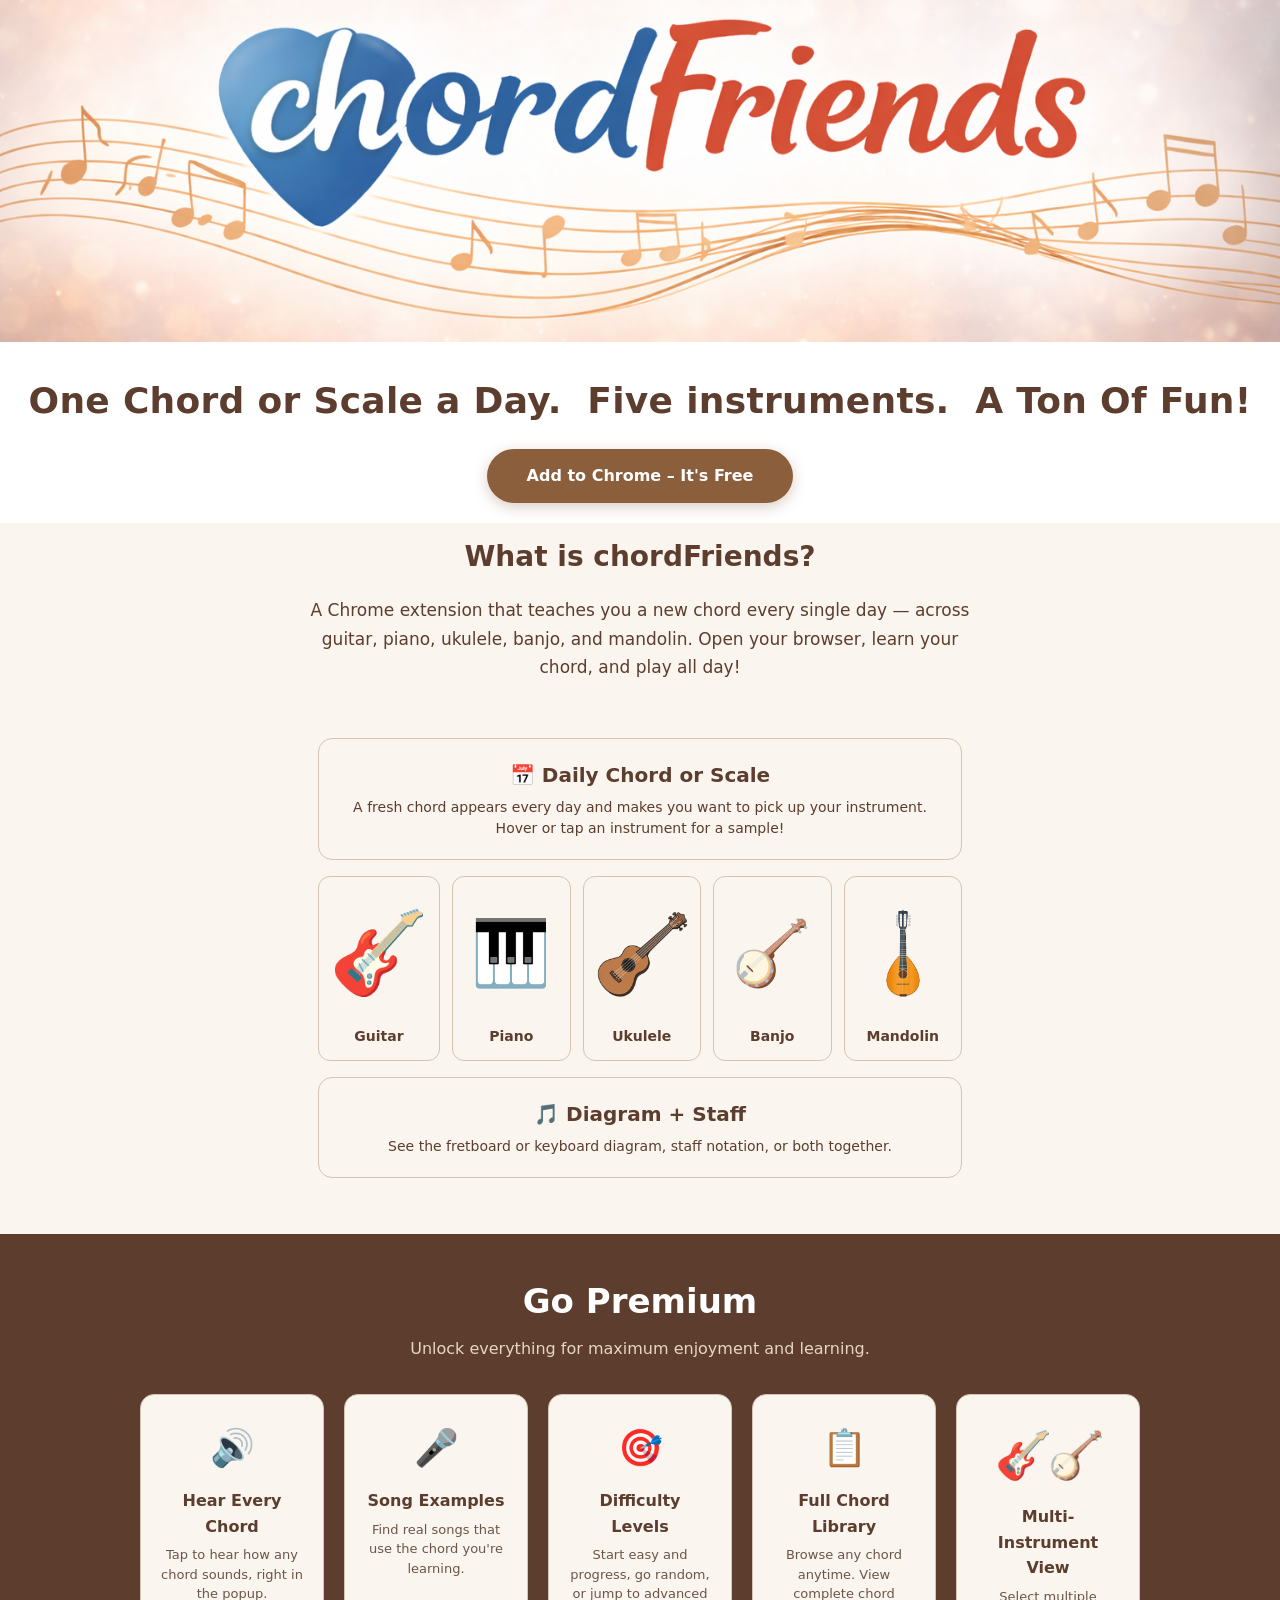
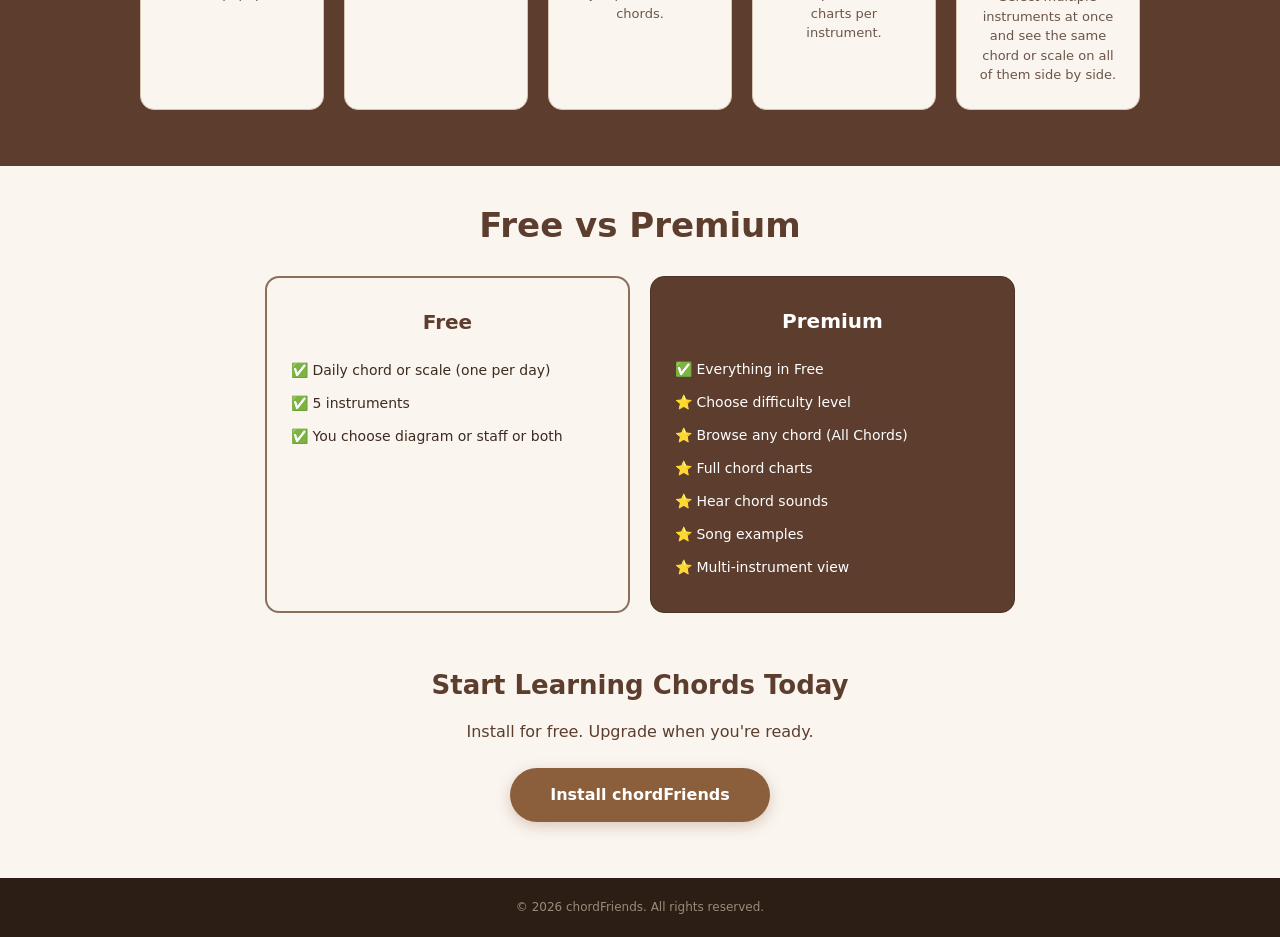
<file: docs/index.html>
<!DOCTYPE html>
<html lang="en">
<head>
  <meta charset="UTF-8">
  <meta name="viewport" content="width=device-width, initial-scale=1.0">
  <meta name="google-site-verification" content="AI6Vf3RFk__9QPV3jM7REMJoD-MBSNQaTbHTXmc9Ik0" />
  <meta name="description" content="Learn Chords and Scales Daily with chordFriends across five instruments." />
  <meta property="og:title" content="chordFriends – Learn Chords and Scales Daily" />
  <meta property="og:description" content="Learn Chords and Scales Daily with chordFriends across five instruments." />
  <meta property="og:type" content="website" />
  <meta property="og:url" content="https://chordfriends.com" />
  <meta name="twitter:card" content="summary_large_image" />
  <meta name="twitter:title" content="chordFriends – Learn Chords and Scales Daily" />
  <meta name="twitter:description" content="Learn Chords and Scales Daily with chordFriends across five instruments." />
  <title>chordFriends – Learn Chords and Scales Daily</title>
  <link rel="stylesheet" href="style.css">
</head>
<body>

  <!-- Header Banner -->
  <header class="hero">
    <img src="images/Header-Banner.png" alt="chordFriends" class="hero-img">
    <div class="hero-text">
      <p>One Chord or Scale a Day.&nbsp;&nbsp;Five instruments.&nbsp;&nbsp;A Ton Of Fun!</p>
      <a href="https://chrome.google.com/webstore/search/chordFriends" target="_blank" class="hero-btn">Add to Chrome – It's Free</a>
    </div>
  </header>

  <!-- What is chordFriends -->
  <section class="intro">
    <h2>What is chordFriends?</h2>
    <p>A Chrome extension that teaches you a new chord every single day — across guitar, piano, ukulele, banjo, and mandolin. Open your browser, learn your chord, and play all day!</p>
  </section>

  <!-- Features -->
  <section class="features">
    <div class="daily-chord-box">
      <h3>📅 Daily Chord or Scale</h3>
      <p>A fresh chord appears every day and makes you want to pick up your instrument.</p>
      <p>Hover or tap an instrument for a sample!</p>
    </div>
    <div class="instrument-row">
      <div class="instrument-box" data-instrument="guitar">
        <span class="inst-emoji inst-emoji-lg">🎸</span>
        <h4>Guitar</h4>
      </div>
      <div class="instrument-box" data-instrument="piano">
        <span class="inst-emoji">🎹</span>
        <h4>Piano</h4>
      </div>
      <div class="instrument-box" data-instrument="ukulele">
        <img src="images/ukulele.png" alt="Ukulele" class="inst-img">
        <h4>Ukulele</h4>
      </div>
      <div class="instrument-box" data-instrument="banjo">
        <span class="inst-emoji">🪕</span>
        <h4>Banjo</h4>
      </div>
      <div class="instrument-box" data-instrument="mandolin">
        <img src="images/mandolin.png" alt="Mandolin" class="inst-img">
        <h4>Mandolin</h4>
      </div>
    </div>
    <!-- Preview area (between instruments and diagram box) -->
    <div id="chord-preview" class="chord-preview" style="display:none;">
      <div class="preview-header">
        <span id="preview-title"></span>
      </div>
      <div class="preview-canvases">
        <canvas id="preview-canvas1"></canvas>
        <canvas id="preview-canvas2" style="display:none;"></canvas>
      </div>
    </div>
    <div class="daily-chord-box" id="diagramStaffBox">
      <h3>🎵 Diagram + Staff</h3>
      <p>See the fretboard or keyboard diagram, staff notation, or both together.</p>
    </div>
    <!-- Preview area for Diagram + Staff -->
    <div id="staff-preview" class="chord-preview" style="display:none;">
      <div class="preview-header">
        <span id="staff-preview-title"></span>
      </div>
      <div class="preview-canvases">
        <canvas id="staff-canvas1"></canvas>
        <canvas id="staff-canvas2"></canvas>
      </div>
    </div>
  </section>

  <!-- Premium -->
  <section class="premium">
    <h2>Go Premium</h2>
    <p class="premium-sub">Unlock everything for maximum enjoyment and learning.</p>
    <div class="premium-grid">
      <div class="prem-card">
        <span class="prem-icon">🔊</span>
        <h3>Hear Every Chord</h3>
        <p>Tap to hear how any chord sounds, right in the popup.</p>
      </div>
      <div class="prem-card">
        <span class="prem-icon">🎤</span>
        <h3>Song Examples</h3>
        <p>Find real songs that use the chord you're learning.</p>
      </div>
      <div class="prem-card">
        <span class="prem-icon">🎯</span>
        <h3>Difficulty Levels</h3>
        <p>Start easy and progress, go random, or jump to advanced chords.</p>
      </div>
      <div class="prem-card">
        <span class="prem-icon">📋</span>
        <h3>Full Chord Library</h3>
        <p>Browse any chord anytime. View complete chord charts per instrument.</p>
      </div>
      <div class="prem-card">
        <span class="prem-icon" style="font-size: 46px; letter-spacing: -4px;">🎸🪕</span>
        <h3>Multi-Instrument View</h3>
        <p>Select multiple instruments at once and see the same chord or scale on all of them side by side.</p>
      </div>
    </div>
  </section>

  <!-- Comparison -->
  <section class="comparison">
    <h2>Free vs Premium</h2>
    <div class="compare-row">
      <div class="compare-box compare-free">
        <h3>Free</h3>
        <ul>
          <li>✅ Daily chord or scale (one per day)</li>
          <li>✅ 5 instruments</li>
          <li>✅ You choose diagram or staff or both</li>
        </ul>
      </div>
      <div class="compare-box compare-premium">
        <h3>Premium</h3>
        <ul>
          <li>✅ Everything in Free</li>
          <li>⭐ Choose difficulty level</li>
          <li>⭐ Browse any chord (All Chords)</li>
          <li>⭐ Full chord charts</li>
          <li>⭐ Hear chord sounds</li>
          <li>⭐ Song examples</li>
          <li>⭐ Multi-instrument view</li>
        </ul>
      </div>
    </div>
  </section>

  <!-- CTA -->
  <section class="cta">
    <h2>Start Learning Chords Today</h2>
    <p>Install for free. Upgrade when you're ready.</p>
    <a href="https://chrome.google.com/webstore/search/chordFriends" target="_blank" class="cta-btn">Install chordFriends</a>
  </section>

  <footer>
    <p>&copy; 2026 chordFriends. All rights reserved.</p>
  </footer>

  <script src="chords.js"></script>
  <script src="chordRenderer.js"></script>
  <script>
    const sampleChords = {
      guitar: 'C',
      piano: 'C',
      ukulele: 'C',
      banjo: 'G',
      mandolin: 'G'
    };

    const supportsHover = window.matchMedia('(hover: hover) and (pointer: fine)').matches;
    const instrumentBoxes = document.querySelectorAll('.instrument-box[data-instrument]');

    function setActiveInstrument(inst) {
      instrumentBoxes.forEach(box => {
        box.classList.toggle('active', box.dataset.instrument === inst);
      });
    }

    function addActivationHandlers(element, handler) {
      element.setAttribute('role', 'button');
      element.setAttribute('tabindex', '0');

      element.addEventListener('click', (event) => {
        event.preventDefault();
        event.stopPropagation();
        handler();
      });

      element.addEventListener('touchstart', (event) => {
        event.preventDefault();
        event.stopPropagation();
        handler();
      }, { passive: false });

      element.addEventListener('keydown', (event) => {
        if (event.key === 'Enter' || event.key === ' ') {
          event.preventDefault();
          handler();
        }
      });
    }

    function showPreview(inst) {
      const sym = sampleChords[inst];
      const chord = CHORD_DATA[inst].find(c => c.symbol === sym);
      if (!chord) return;

      const isMobile = window.matchMedia('(max-width: 600px)').matches;
      const preview = document.getElementById('chord-preview');
      const title = document.getElementById('preview-title');
      const c1 = document.getElementById('preview-canvas1');
      const c2 = document.getElementById('preview-canvas2');

      setActiveInstrument(inst);
      title.textContent = chord.name + ' — ' + inst.charAt(0).toUpperCase() + inst.slice(1);
      c2.style.display = 'none';

      if (inst === 'piano') {
        c1.width = isMobile ? 240 : 280;
        c1.height = isMobile ? 140 : 160;
      } else {
        c1.width = isMobile ? 180 : 220;
        c1.height = isMobile ? 180 : 220;
      }

      if (inst === 'piano') {
        ChordRenderer.drawPiano(c1, chord);
      } else {
        ChordRenderer.drawFretted(c1, chord, inst);
      }

      preview.style.display = 'block';
    }

    function showBothPreview() {
      const chord = CHORD_DATA.guitar.find(c => c.symbol === 'C');
      if (!chord) return;

      const isMobile = window.matchMedia('(max-width: 600px)').matches;
      const preview = document.getElementById('staff-preview');
      const title = document.getElementById('staff-preview-title');
      const c1 = document.getElementById('staff-canvas1');
      const c2 = document.getElementById('staff-canvas2');

      title.textContent = 'C Major — Guitar (Diagram + Staff)';
      c1.width = isMobile ? 180 : 220;
      c1.height = isMobile ? 170 : 200;
      c2.width = isMobile ? 180 : 220;
      c2.height = isMobile ? 130 : 160;

      ChordRenderer.drawFretted(c1, chord, 'guitar');
      ChordRenderer.drawStaff(c2, chord, 'guitar');

      preview.style.display = 'block';
    }

    function hidePreview() {
      document.getElementById('chord-preview').style.display = 'none';
      setActiveInstrument(null);
    }

    function hideStaffPreview() {
      document.getElementById('staff-preview').style.display = 'none';
    }

    instrumentBoxes.forEach(box => {
      box.style.cursor = 'pointer';

      if (supportsHover) {
        box.addEventListener('mouseenter', () => showPreview(box.dataset.instrument));
      }

      addActivationHandlers(box, () => showPreview(box.dataset.instrument));
    });

    const instrumentRow = document.querySelector('.instrument-row');
    if (supportsHover) {
      instrumentRow.addEventListener('mouseleave', hidePreview);
    }

    const dsBox = document.getElementById('diagramStaffBox');
    dsBox.style.cursor = 'pointer';

    if (supportsHover) {
      dsBox.addEventListener('mouseenter', showBothPreview);
      dsBox.addEventListener('mouseleave', hideStaffPreview);
    }

    addActivationHandlers(dsBox, showBothPreview);

    document.addEventListener('click', (event) => {
      if (!event.target.closest('.instrument-row') && !event.target.closest('#chord-preview')) {
        hidePreview();
      }

      if (!event.target.closest('#diagramStaffBox') && !event.target.closest('#staff-preview')) {
        hideStaffPreview();
      }
    });
  </script>

</body>
</html>
</file>
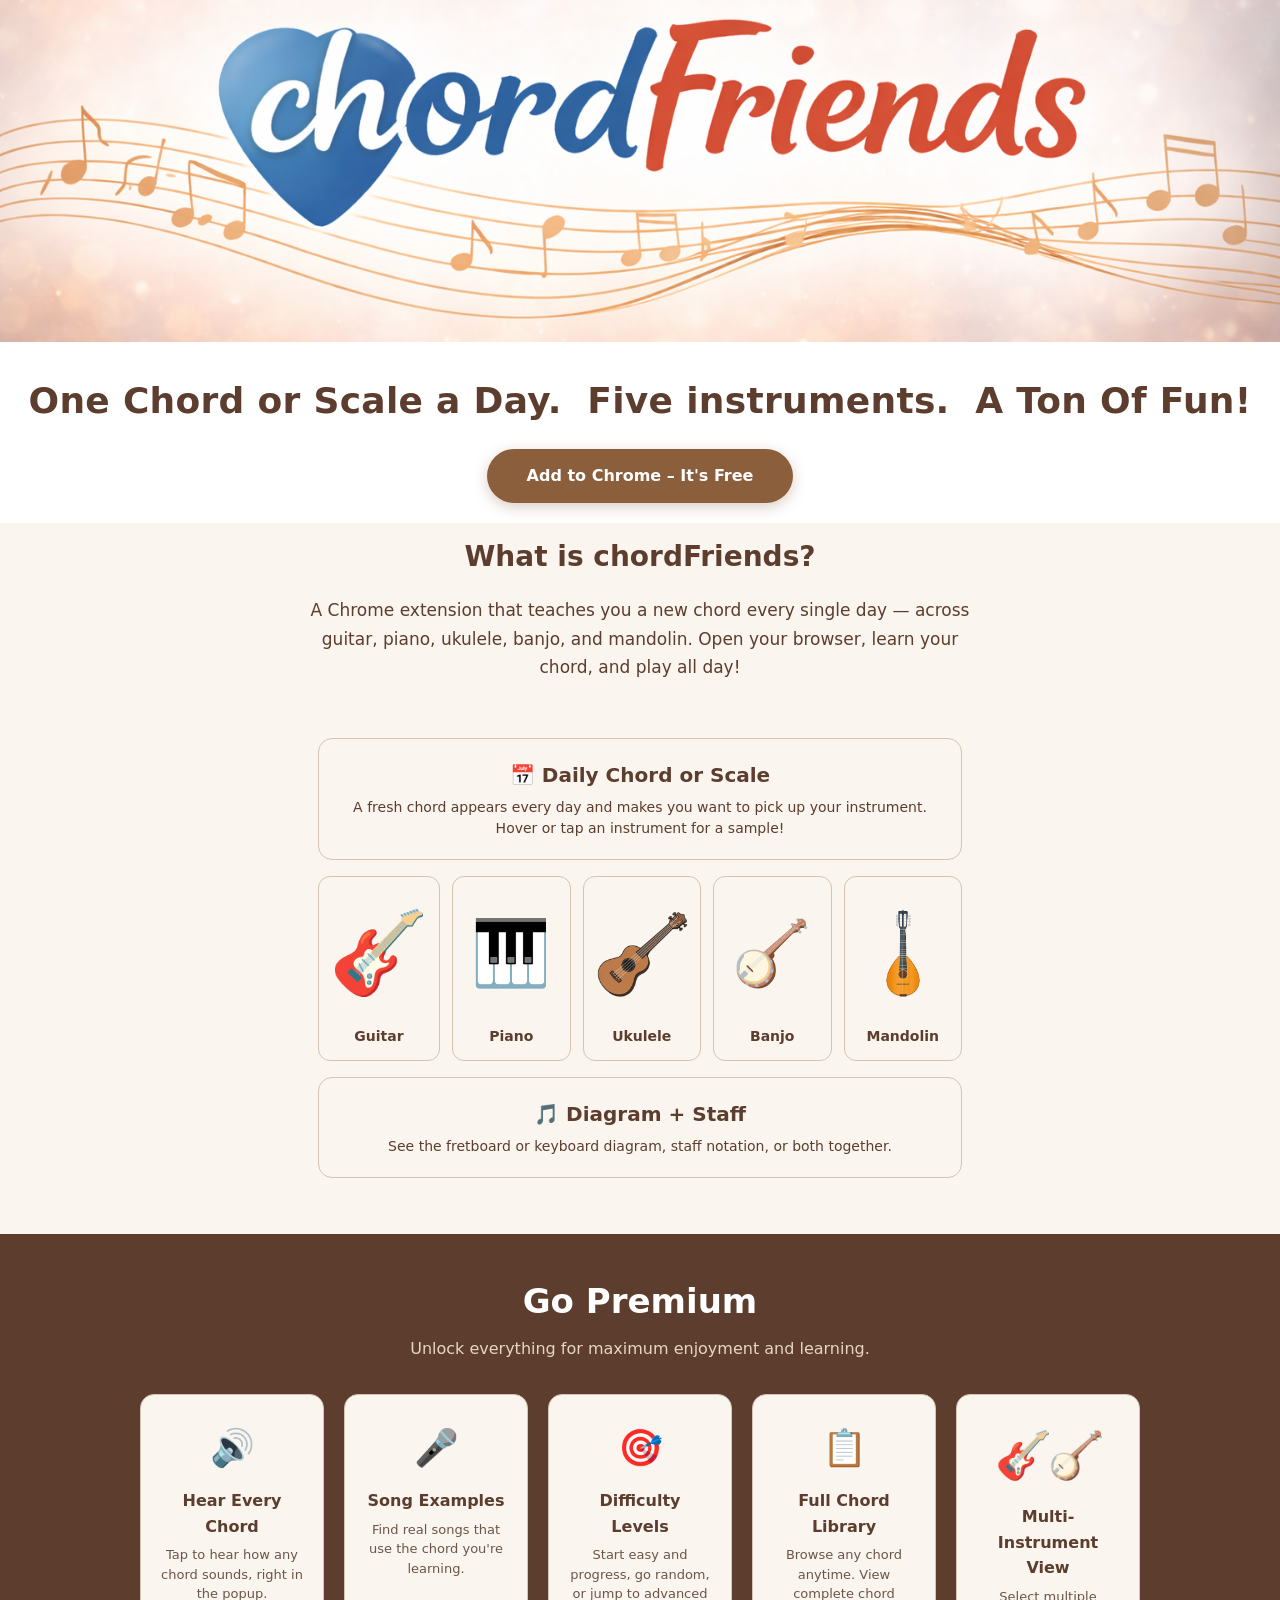
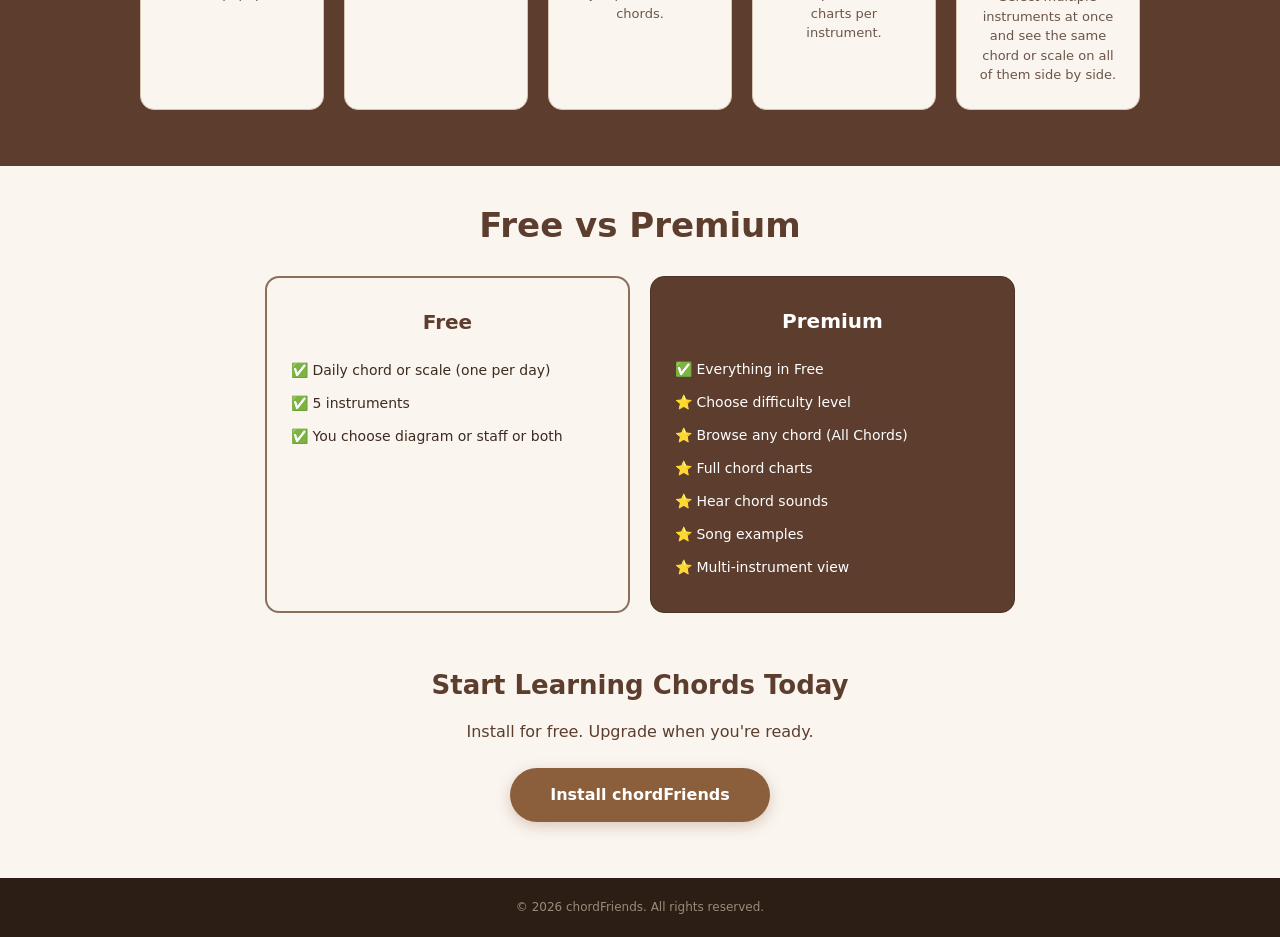
<file: website/index.html>
<!DOCTYPE html>
<html lang="en">
<head>
  <meta charset="UTF-8">
  <meta name="viewport" content="width=device-width, initial-scale=1.0">
  <meta name="description" content="Learn Chords and Scales Daily with chordFriends across five instruments." />
  <meta property="og:title" content="chordFriends – Learn Chords and Scales Daily" />
  <meta property="og:description" content="Learn Chords and Scales Daily with chordFriends across five instruments." />
  <meta property="og:type" content="website" />
  <meta property="og:url" content="https://chordfriends.com" />
  <meta name="twitter:card" content="summary_large_image" />
  <meta name="twitter:title" content="chordFriends – Learn Chords and Scales Daily" />
  <meta name="twitter:description" content="Learn Chords and Scales Daily with chordFriends across five instruments." />
  <title>chordFriends – Learn Chords and Scales Daily</title>
  <link rel="stylesheet" href="style.css">
</head>
<body>

  <!-- Header Banner -->
  <header class="hero">
    <img src="images/Header-Banner.png" alt="chordFriends" class="hero-img">
    <div class="hero-text">
      <p>One Chord or Scale a Day.&nbsp;&nbsp;Five instruments.&nbsp;&nbsp;A Ton Of Fun!</p>
      <a href="#" class="hero-btn">Add to Chrome – It's Free</a>
    </div>
  </header>

  <!-- What is chordFriends -->
  <section class="intro">
    <h2>What is chordFriends?</h2>
    <p>A Chrome extension that teaches you a new chord every single day — across guitar, piano, ukulele, banjo, and mandolin. Open your browser, learn your chord, and play all day!</p>
  </section>

  <!-- Features -->
  <section class="features">
    <div class="daily-chord-box">
      <h3>📅 Daily Chord or Scale</h3>
      <p>A fresh chord appears every day and makes you want to pick up your instrument.</p>
      <p>Hover or tap an instrument for a sample!</p>
    </div>
    <div class="instrument-row">
      <div class="instrument-box" data-instrument="guitar">
        <span class="inst-emoji inst-emoji-lg">🎸</span>
        <h4>Guitar</h4>
      </div>
      <div class="instrument-box" data-instrument="piano">
        <span class="inst-emoji">🎹</span>
        <h4>Piano</h4>
      </div>
      <div class="instrument-box" data-instrument="ukulele">
        <img src="images/ukulele.png" alt="Ukulele" class="inst-img">
        <h4>Ukulele</h4>
      </div>
      <div class="instrument-box" data-instrument="banjo">
        <span class="inst-emoji">🪕</span>
        <h4>Banjo</h4>
      </div>
      <div class="instrument-box" data-instrument="mandolin">
        <img src="images/mandolin.png" alt="Mandolin" class="inst-img">
        <h4>Mandolin</h4>
      </div>
    </div>
    <!-- Preview area (between instruments and diagram box) -->
    <div id="chord-preview" class="chord-preview" style="display:none;">
      <div class="preview-header">
        <span id="preview-title"></span>
      </div>
      <div class="preview-canvases">
        <canvas id="preview-canvas1"></canvas>
        <canvas id="preview-canvas2" style="display:none;"></canvas>
      </div>
    </div>
    <div class="daily-chord-box" id="diagramStaffBox">
      <h3>🎵 Diagram + Staff</h3>
      <p>See the fretboard or keyboard diagram, staff notation, or both together.</p>
    </div>
    <!-- Preview area for Diagram + Staff -->
    <div id="staff-preview" class="chord-preview" style="display:none;">
      <div class="preview-header">
        <span id="staff-preview-title"></span>
      </div>
      <div class="preview-canvases">
        <canvas id="staff-canvas1"></canvas>
        <canvas id="staff-canvas2"></canvas>
      </div>
    </div>
  </section>

  <!-- Premium -->
  <section class="premium">
    <h2>Go Premium</h2>
    <p class="premium-sub">Unlock everything for maximum enjoyment and learning.</p>
    <div class="premium-grid">
      <div class="prem-card">
        <span class="prem-icon">🔊</span>
        <h3>Hear Every Chord</h3>
        <p>Tap to hear how any chord sounds, right in the popup.</p>
      </div>
      <div class="prem-card">
        <span class="prem-icon">🎤</span>
        <h3>Song Examples</h3>
        <p>Find real songs that use the chord you're learning.</p>
      </div>
      <div class="prem-card">
        <span class="prem-icon">🎯</span>
        <h3>Difficulty Levels</h3>
        <p>Start easy and progress, go random, or jump to advanced chords.</p>
      </div>
      <div class="prem-card">
        <span class="prem-icon">📋</span>
        <h3>Full Chord Library</h3>
        <p>Browse any chord anytime. View complete chord charts per instrument.</p>
      </div>
      <div class="prem-card">
        <span class="prem-icon" style="font-size: 46px; letter-spacing: -4px;">🎸🪕</span>
        <h3>Multi-Instrument View</h3>
        <p>Select multiple instruments at once and see the same chord or scale on all of them side by side.</p>
      </div>
    </div>
  </section>

  <!-- Comparison -->
  <section class="comparison">
    <h2>Free vs Premium</h2>
    <div class="compare-row">
      <div class="compare-box compare-free">
        <h3>Free</h3>
        <ul>
          <li>✅ Daily chord or scale (one per day)</li>
          <li>✅ 5 instruments</li>
          <li>✅ You choose diagram or staff or both</li>
        </ul>
      </div>
      <div class="compare-box compare-premium">
        <h3>Premium</h3>
        <ul>
          <li>✅ Everything in Free</li>
          <li>⭐ Choose difficulty level</li>
          <li>⭐ Browse any chord (All Chords)</li>
          <li>⭐ Full chord charts</li>
          <li>⭐ Hear chord sounds</li>
          <li>⭐ Song examples</li>
          <li>⭐ Multi-instrument view</li>
        </ul>
      </div>
    </div>
  </section>

  <!-- CTA -->
  <section class="cta">
    <h2>Start Learning Chords Today</h2>
    <p>Install for free. Upgrade when you're ready.</p>
    <a href="#" class="cta-btn">Install chordFriends</a>
  </section>

  <footer>
    <p>&copy; 2026 chordFriends. All rights reserved.</p>
  </footer>

  <script src="../extension/chords.js"></script>
  <script src="../extension/chordRenderer.js"></script>
  <script>
    const sampleChords = {
      guitar: 'C',
      piano: 'C',
      ukulele: 'C',
      banjo: 'G',
      mandolin: 'G'
    };

    const supportsHover = window.matchMedia('(hover: hover) and (pointer: fine)').matches;
    const instrumentBoxes = document.querySelectorAll('.instrument-box[data-instrument]');

    function setActiveInstrument(inst) {
      instrumentBoxes.forEach(box => {
        box.classList.toggle('active', box.dataset.instrument === inst);
      });
    }

    function addActivationHandlers(element, handler) {
      element.setAttribute('role', 'button');
      element.setAttribute('tabindex', '0');

      element.addEventListener('click', (event) => {
        event.preventDefault();
        event.stopPropagation();
        handler();
      });

      element.addEventListener('touchstart', (event) => {
        event.preventDefault();
        event.stopPropagation();
        handler();
      }, { passive: false });

      element.addEventListener('keydown', (event) => {
        if (event.key === 'Enter' || event.key === ' ') {
          event.preventDefault();
          handler();
        }
      });
    }

    function showPreview(inst) {
      const sym = sampleChords[inst];
      const chord = CHORD_DATA[inst].find(c => c.symbol === sym);
      if (!chord) return;

      const isMobile = window.matchMedia('(max-width: 600px)').matches;
      const preview = document.getElementById('chord-preview');
      const title = document.getElementById('preview-title');
      const c1 = document.getElementById('preview-canvas1');
      const c2 = document.getElementById('preview-canvas2');

      setActiveInstrument(inst);
      title.textContent = chord.name + ' — ' + inst.charAt(0).toUpperCase() + inst.slice(1);
      c2.style.display = 'none';

      if (inst === 'piano') {
        c1.width = isMobile ? 240 : 280;
        c1.height = isMobile ? 140 : 160;
      } else {
        c1.width = isMobile ? 180 : 220;
        c1.height = isMobile ? 180 : 220;
      }

      if (inst === 'piano') {
        ChordRenderer.drawPiano(c1, chord);
      } else {
        ChordRenderer.drawFretted(c1, chord, inst);
      }

      preview.style.display = 'block';
    }

    function showBothPreview() {
      const chord = CHORD_DATA.guitar.find(c => c.symbol === 'C');
      if (!chord) return;

      const isMobile = window.matchMedia('(max-width: 600px)').matches;
      const preview = document.getElementById('staff-preview');
      const title = document.getElementById('staff-preview-title');
      const c1 = document.getElementById('staff-canvas1');
      const c2 = document.getElementById('staff-canvas2');

      title.textContent = 'C Major — Guitar (Diagram + Staff)';
      c1.width = isMobile ? 180 : 220;
      c1.height = isMobile ? 170 : 200;
      c2.width = isMobile ? 180 : 220;
      c2.height = isMobile ? 130 : 160;

      ChordRenderer.drawFretted(c1, chord, 'guitar');
      ChordRenderer.drawStaff(c2, chord, 'guitar');

      preview.style.display = 'block';
    }

    function hidePreview() {
      document.getElementById('chord-preview').style.display = 'none';
      setActiveInstrument(null);
    }

    function hideStaffPreview() {
      document.getElementById('staff-preview').style.display = 'none';
    }

    instrumentBoxes.forEach(box => {
      box.style.cursor = 'pointer';

      if (supportsHover) {
        box.addEventListener('mouseenter', () => showPreview(box.dataset.instrument));
      }

      addActivationHandlers(box, () => showPreview(box.dataset.instrument));
    });

    const instrumentRow = document.querySelector('.instrument-row');
    if (supportsHover) {
      instrumentRow.addEventListener('mouseleave', hidePreview);
    }

    const dsBox = document.getElementById('diagramStaffBox');
    dsBox.style.cursor = 'pointer';

    if (supportsHover) {
      dsBox.addEventListener('mouseenter', showBothPreview);
      dsBox.addEventListener('mouseleave', hideStaffPreview);
    }

    addActivationHandlers(dsBox, showBothPreview);

    document.addEventListener('click', (event) => {
      if (!event.target.closest('.instrument-row') && !event.target.closest('#chord-preview')) {
        hidePreview();
      }

      if (!event.target.closest('#diagramStaffBox') && !event.target.closest('#staff-preview')) {
        hideStaffPreview();
      }
    });
  </script>

</body>
</html>
</file>
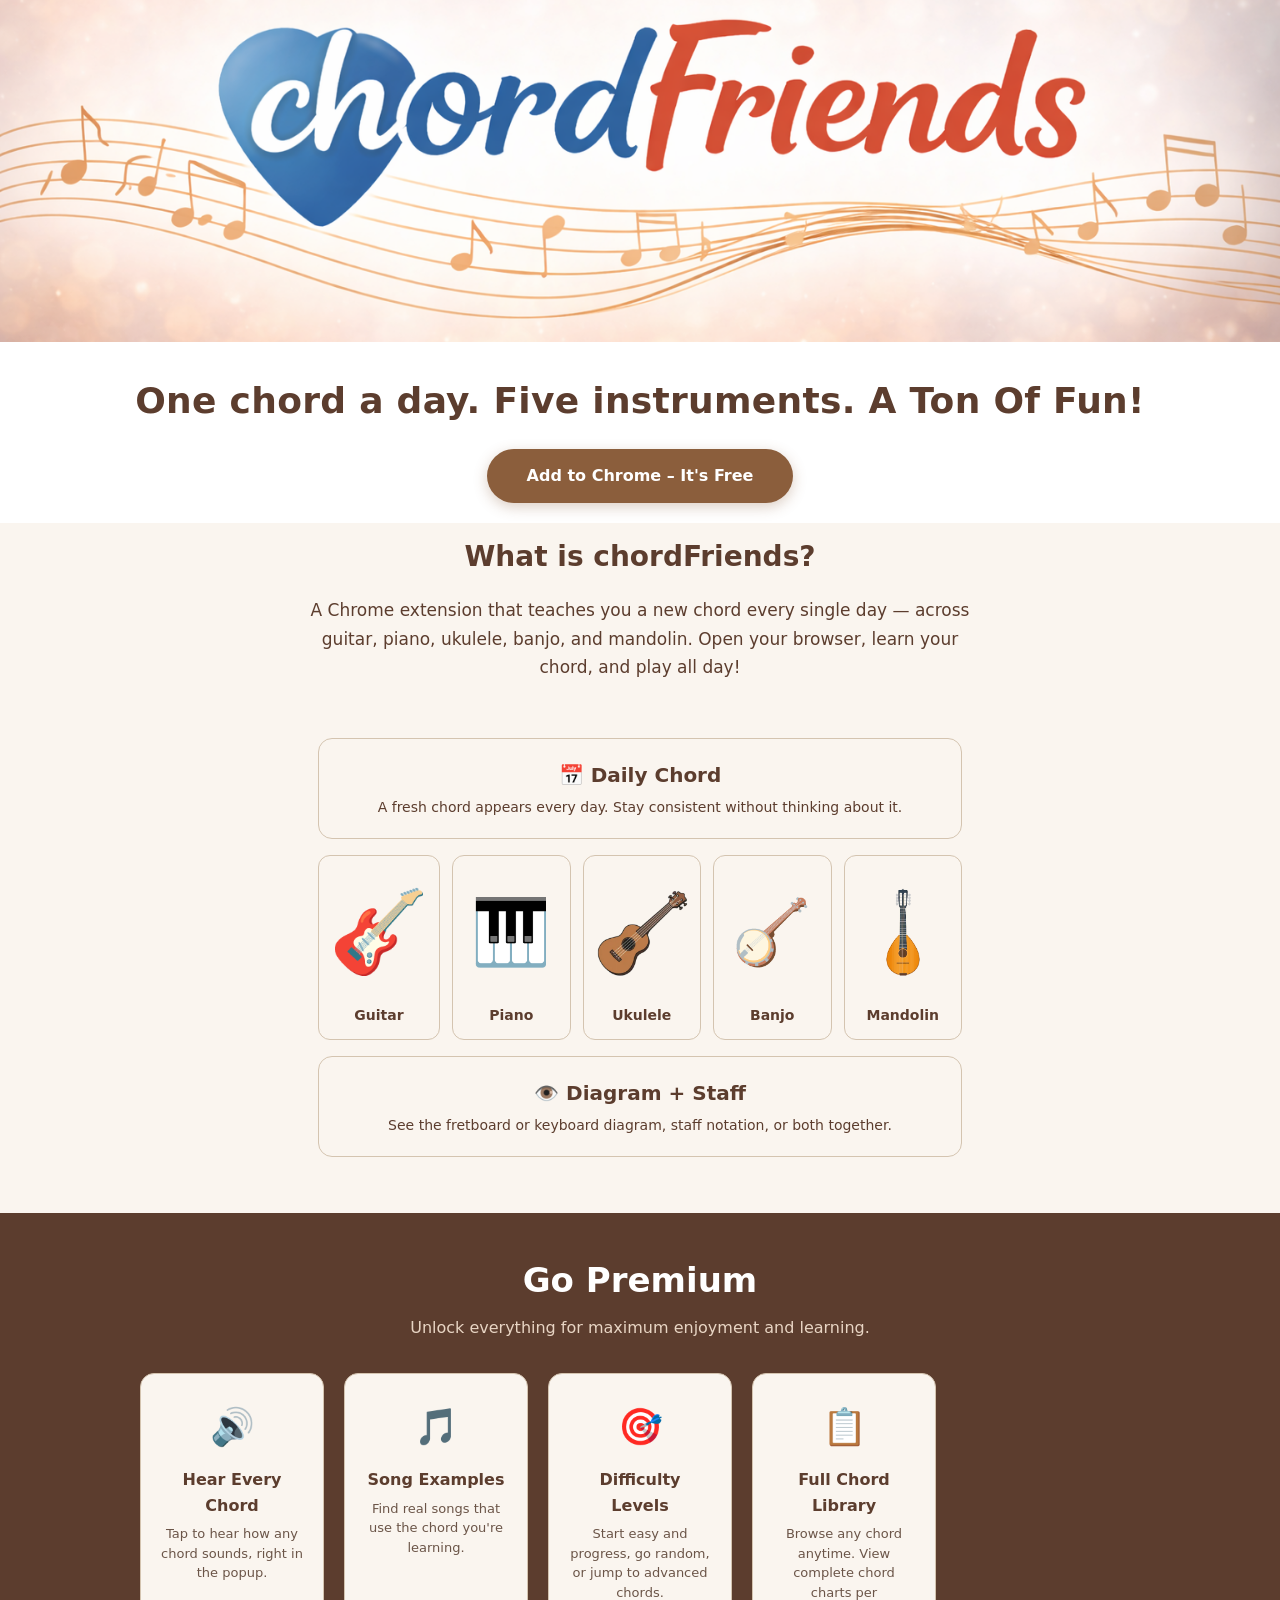
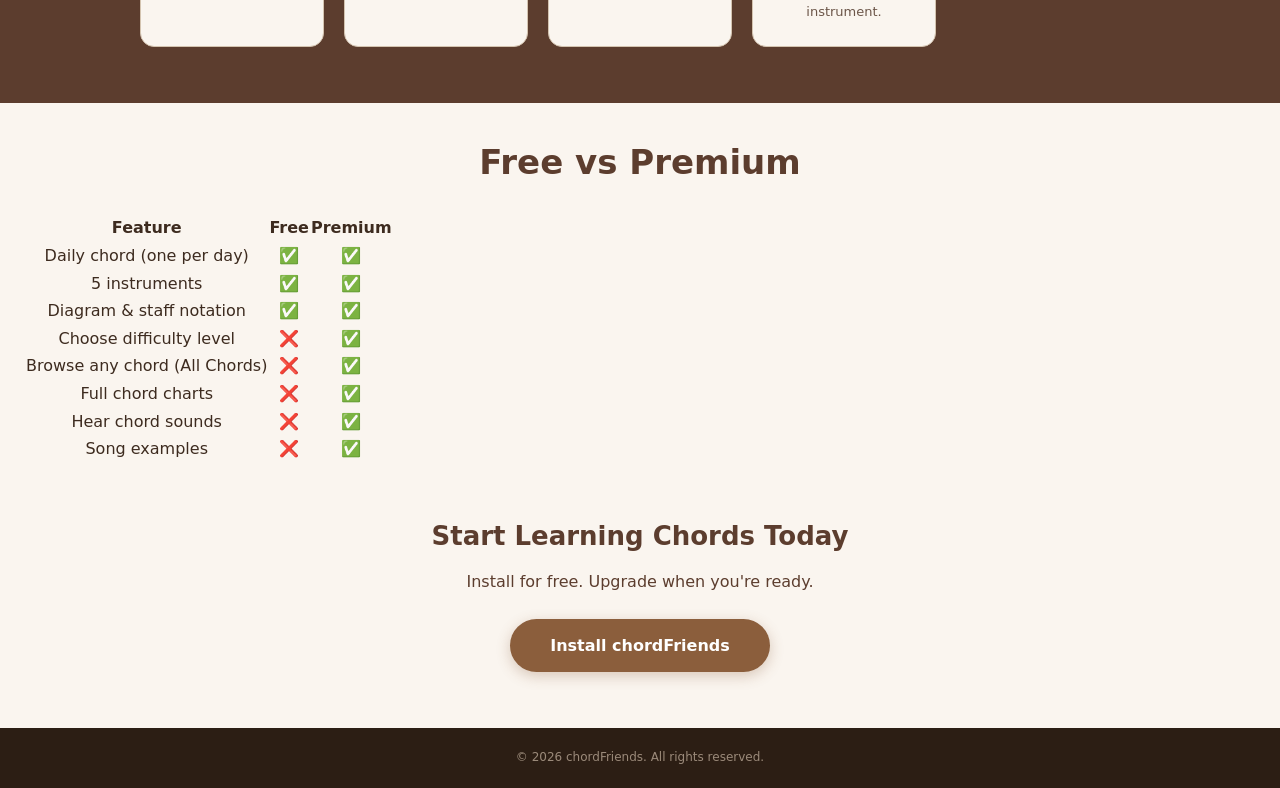
<file: docs/index-brown.html>
<!DOCTYPE html>
<html lang="en">
<head>
  <meta charset="UTF-8">
  <meta name="viewport" content="width=device-width, initial-scale=1.0">
  <title>chordFriends – Learn Chords Daily</title>
  <link rel="stylesheet" href="style.css">
</head>
<body>

  <!-- Header Banner -->
  <header class="hero">
    <img src="images/Header-Banner.png" alt="chordFriends" class="hero-img">
    <div class="hero-text">
      <p>One chord a day. Five instruments. A Ton Of Fun!</p>
      <a href="#" class="hero-btn">Add to Chrome – It's Free</a>
    </div>
  </header>

  <!-- What is chordFriends -->
  <section class="intro">
    <h2>What is chordFriends?</h2>
    <p>A Chrome extension that teaches you a new chord every single day — across guitar, piano, ukulele, banjo, and mandolin. Open your browser, learn your chord, and play all day!</p>
  </section>

  <!-- Features -->
  <section class="features">
    <div class="daily-chord-box">
      <h3>📅 Daily Chord</h3>
      <p>A fresh chord appears every day. Stay consistent without thinking about it.</p>
    </div>
    <div class="instrument-row">
      <div class="instrument-box">
        <span class="inst-emoji inst-emoji-lg">🎸</span>
        <h4>Guitar</h4>
      </div>
      <div class="instrument-box">
        <span class="inst-emoji">🎹</span>
        <h4>Piano</h4>
      </div>
      <div class="instrument-box">
        <img src="images/ukulele.png" alt="Ukulele" class="inst-img">
        <h4>Ukulele</h4>
      </div>
      <div class="instrument-box">
        <span class="inst-emoji">🪕</span>
        <h4>Banjo</h4>
      </div>
      <div class="instrument-box">
        <img src="images/mandolin.png" alt="Mandolin" class="inst-img">
        <h4>Mandolin</h4>
      </div>
    </div>
    <div class="daily-chord-box">
      <h3>👁️ Diagram + Staff</h3>
      <p>See the fretboard or keyboard diagram, staff notation, or both together.</p>
    </div>
  </section>

  <!-- Premium -->
  <section class="premium">
    <h2>Go Premium</h2>
    <p class="premium-sub">Unlock everything for maximum enjoyment and learning.</p>
    <div class="premium-grid">
      <div class="prem-card">
        <span class="prem-icon">🔊</span>
        <h3>Hear Every Chord</h3>
        <p>Tap to hear how any chord sounds, right in the popup.</p>
      </div>
      <div class="prem-card">
        <span class="prem-icon">🎵</span>
        <h3>Song Examples</h3>
        <p>Find real songs that use the chord you're learning.</p>
      </div>
      <div class="prem-card">
        <span class="prem-icon">🎯</span>
        <h3>Difficulty Levels</h3>
        <p>Start easy and progress, go random, or jump to advanced chords.</p>
      </div>
      <div class="prem-card">
        <span class="prem-icon">📋</span>
        <h3>Full Chord Library</h3>
        <p>Browse any chord anytime. View complete chord charts per instrument.</p>
      </div>
    </div>
  </section>

  <!-- Comparison -->
  <section class="comparison">
    <h2>Free vs Premium</h2>
    <table class="comp-table">
      <thead>
        <tr><th>Feature</th><th>Free</th><th>Premium</th></tr>
      </thead>
      <tbody>
        <tr><td>Daily chord (one per day)</td><td>✅</td><td>✅</td></tr>
        <tr><td>5 instruments</td><td>✅</td><td>✅</td></tr>
        <tr><td>Diagram &amp; staff notation</td><td>✅</td><td>✅</td></tr>
        <tr><td>Choose difficulty level</td><td>❌</td><td>✅</td></tr>
        <tr><td>Browse any chord (All Chords)</td><td>❌</td><td>✅</td></tr>
        <tr><td>Full chord charts</td><td>❌</td><td>✅</td></tr>
        <tr><td>Hear chord sounds</td><td>❌</td><td>✅</td></tr>
        <tr><td>Song examples</td><td>❌</td><td>✅</td></tr>
      </tbody>
    </table>
  </section>

  <!-- CTA -->
  <section class="cta">
    <h2>Start Learning Chords Today</h2>
    <p>Install for free. Upgrade when you're ready.</p>
    <a href="#" class="cta-btn">Install chordFriends</a>
  </section>

  <footer>
    <p>&copy; 2026 chordFriends. All rights reserved.</p>
  </footer>

</body>
</html>
</file>
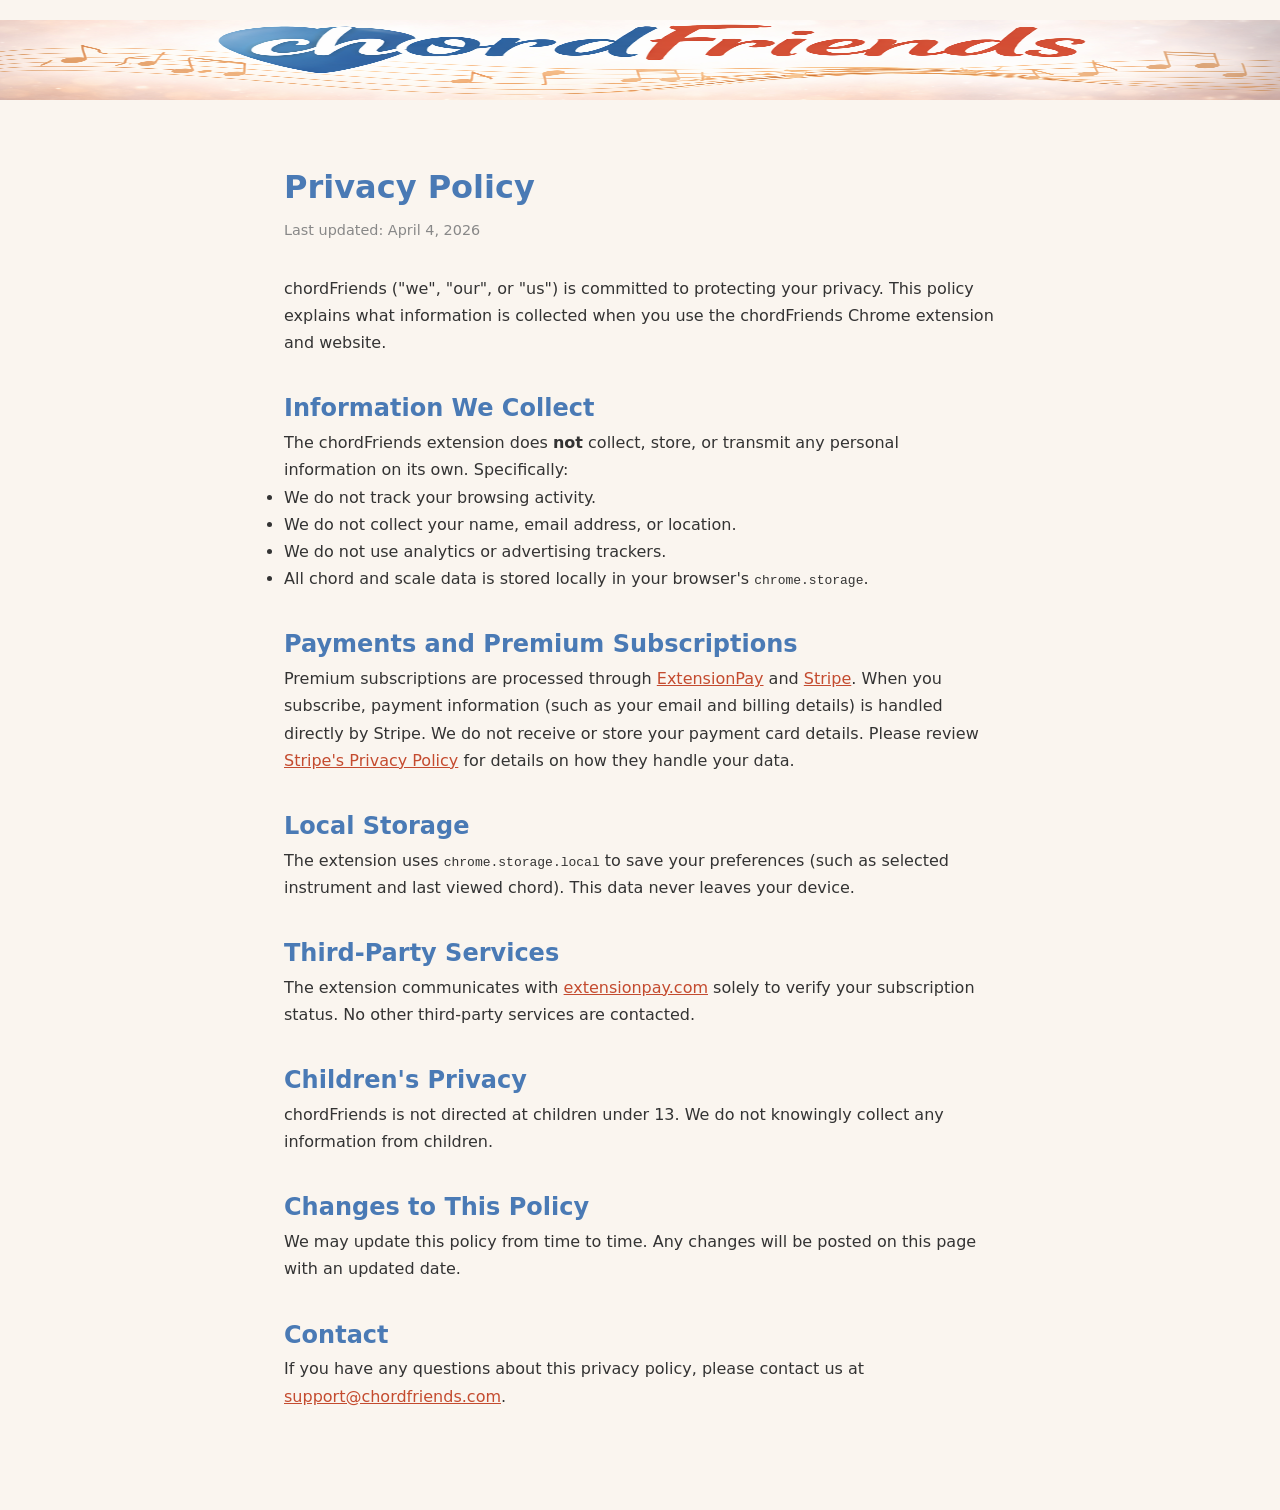
<file: docs/privacy.html>
<!DOCTYPE html>
<html lang="en">
<head>
  <meta charset="UTF-8">
  <meta name="viewport" content="width=device-width, initial-scale=1.0">
  <title>Privacy Policy – chordFriends</title>
  <link rel="stylesheet" href="style.css">
  <style>
    .privacy-container {
      max-width: 760px;
      margin: 40px auto;
      padding: 0 24px 60px;
      color: #333;
      line-height: 1.7;
    }
    .privacy-container h1 {
      color: #4a7ab5;
      margin-bottom: 4px;
    }
    .privacy-container .updated {
      color: #888;
      font-size: 0.9em;
      margin-bottom: 32px;
    }
    .privacy-container h2 {
      color: #4a7ab5;
      margin-top: 32px;
    }
    .privacy-container a {
      color: #c44b2f;
    }
  </style>
</head>
<body>

  <header class="hero" style="padding: 20px 0;">
    <a href="index.html" style="text-decoration:none;">
      <img src="images/Header-Banner.png" alt="chordFriends" class="hero-img" style="max-height:80px;">
    </a>
  </header>

  <div class="privacy-container">
    <h1>Privacy Policy</h1>
    <p class="updated">Last updated: April 4, 2026</p>

    <p>chordFriends ("we", "our", or "us") is committed to protecting your privacy. This policy explains what information is collected when you use the chordFriends Chrome extension and website.</p>

    <h2>Information We Collect</h2>
    <p>The chordFriends extension does <strong>not</strong> collect, store, or transmit any personal information on its own. Specifically:</p>
    <ul>
      <li>We do not track your browsing activity.</li>
      <li>We do not collect your name, email address, or location.</li>
      <li>We do not use analytics or advertising trackers.</li>
      <li>All chord and scale data is stored locally in your browser's <code>chrome.storage</code>.</li>
    </ul>

    <h2>Payments and Premium Subscriptions</h2>
    <p>Premium subscriptions are processed through <a href="https://extensionpay.com" target="_blank">ExtensionPay</a> and <a href="https://stripe.com" target="_blank">Stripe</a>. When you subscribe, payment information (such as your email and billing details) is handled directly by Stripe. We do not receive or store your payment card details. Please review <a href="https://stripe.com/privacy" target="_blank">Stripe's Privacy Policy</a> for details on how they handle your data.</p>

    <h2>Local Storage</h2>
    <p>The extension uses <code>chrome.storage.local</code> to save your preferences (such as selected instrument and last viewed chord). This data never leaves your device.</p>

    <h2>Third-Party Services</h2>
    <p>The extension communicates with <a href="https://extensionpay.com" target="_blank">extensionpay.com</a> solely to verify your subscription status. No other third-party services are contacted.</p>

    <h2>Children's Privacy</h2>
    <p>chordFriends is not directed at children under 13. We do not knowingly collect any information from children.</p>

    <h2>Changes to This Policy</h2>
    <p>We may update this policy from time to time. Any changes will be posted on this page with an updated date.</p>

    <h2>Contact</h2>
    <p>If you have any questions about this privacy policy, please contact us at <a href="mailto:support@chordfriends.com">support@chordfriends.com</a>.</p>
  </div>

</body>
</html>
</file>
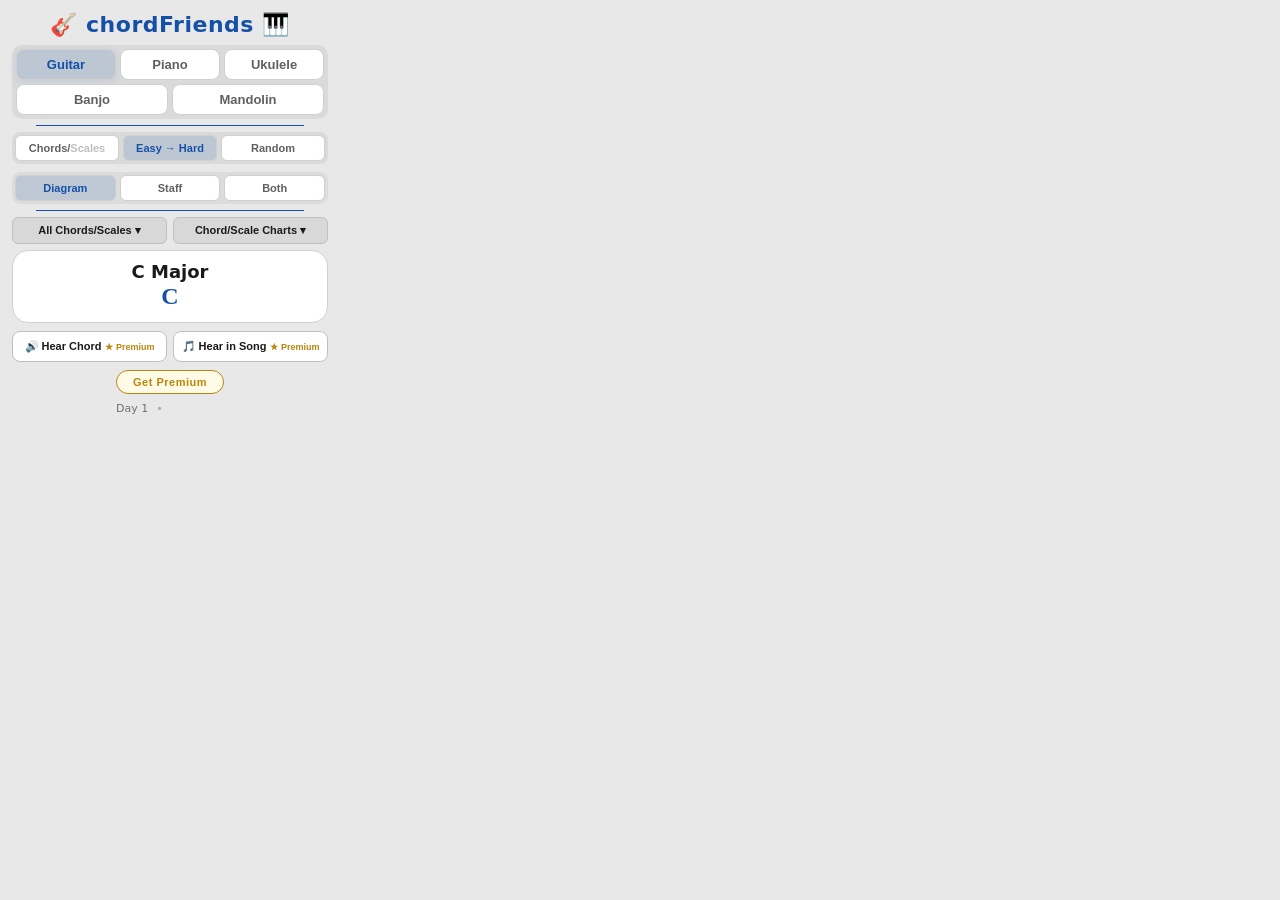
<file: extension/popup.html>
<!DOCTYPE html>
<html lang="en">
<head>
  <meta charset="UTF-8">
  <meta name="viewport" content="width=device-width, initial-scale=1.0">
  <title>chordFriends</title>
  <link rel="stylesheet" href="popup.css">
</head>
<body>
  <div class="container">
    <header>
      <h1>🎸 chordFriends 🎹</h1>
    </header>

    <div class="instrument-tabs">
      <button class="tab active" data-instrument="guitar">Guitar</button>
      <button class="tab" data-instrument="piano">Piano</button>
      <button class="tab" data-instrument="ukulele">Ukulele</button>
      <button class="tab" data-instrument="banjo">Banjo</button>
      <button class="tab" data-instrument="mandolin">Mandolin</button>
    </div>

    <hr class="blue-divider">

    <div class="difficulty-bar">
      <button class="diff-btn" id="contentBtn"><span id="contentChords" class="content-label content-active">Chords</span>/<span id="contentScales" class="content-label content-dim">Scales</span></button>
      <div class="dropdown-wrap">
        <button class="diff-btn active" id="difficultyBtn">Easy → Hard</button>
        <div class="dropdown-menu" id="difficultyMenu">
          <button class="dropdown-item active" data-difficulty="progressive">Easy → Hard</button>
          <button class="dropdown-item" data-difficulty="easy">Easy Only</button>
          <button class="dropdown-item" data-difficulty="advanced">Advanced</button>
          <button class="dropdown-item" data-difficulty="random">Random</button>
        </div>
      </div>
      <button class="diff-btn" id="randomToggle">Random</button>
    </div>

    <div class="view-toggle">
      <button class="view-btn active" data-mode="diagram">Diagram</button>
      <button class="view-btn" data-mode="staff">Staff</button>
      <button class="view-btn" data-mode="both">Both</button>
    </div>

    <hr class="blue-divider">

    <div class="lookup-bar">
      <div class="lookup-wrapper">
        <button class="lookup-btn" id="allChordsBtn">All Chords/Scales ▾</button>
        <select class="chord-dropdown" id="chordDropdown" style="display:none"></select>
      </div>
      <div class="lookup-wrapper">
        <button class="lookup-btn" id="chordChartBtn">Chord/Scale Charts ▾</button>
        <select class="chord-dropdown" id="chartDropdown" style="display:none"></select>
      </div>
    </div>

    <div class="chord-display">
      <h2 class="chord-name" id="chordName">C Major</h2>
      <p class="chord-symbol" id="chordSymbol">C</p>
      <div id="instrumentPanels"></div>
    </div>

    <div class="premium-bar">
      <button class="premium-btn" id="hearChordBtn">🔊 Hear Chord <span class="premium-badge">★ Premium</span></button>
      <button class="premium-btn" id="hearSongBtn">🎵 Hear in Song <span class="premium-badge">★ Premium</span></button>
    </div>

    <footer>
      <button class="footer-plan-btn" id="footerPlanBtn">Get Premium</button>
      <div class="info-bar">
        <span id="dayCount">Day 1</span>
        <span class="separator">•</span>
        <span id="dateDisplay"></span>
      </div>
    </footer>

    <!-- Chord Chart Overlay -->
    <div class="chart-overlay" id="chartOverlay" style="display:none">
      <div class="chart-header">
        <h2 id="chartTitle">Guitar Chord Chart</h2>
        <button class="chart-close" id="chartClose">✕</button>
      </div>
      <div class="chart-grid" id="chartGrid"></div>
    </div>
  </div>

  <script src="extpay.js"></script>
  <script src="chords.js"></script>
  <script src="scales.js"></script>
  <script src="chordRenderer.js"></script>
  <script src="popup.js"></script>
</body>
</html>
</file>
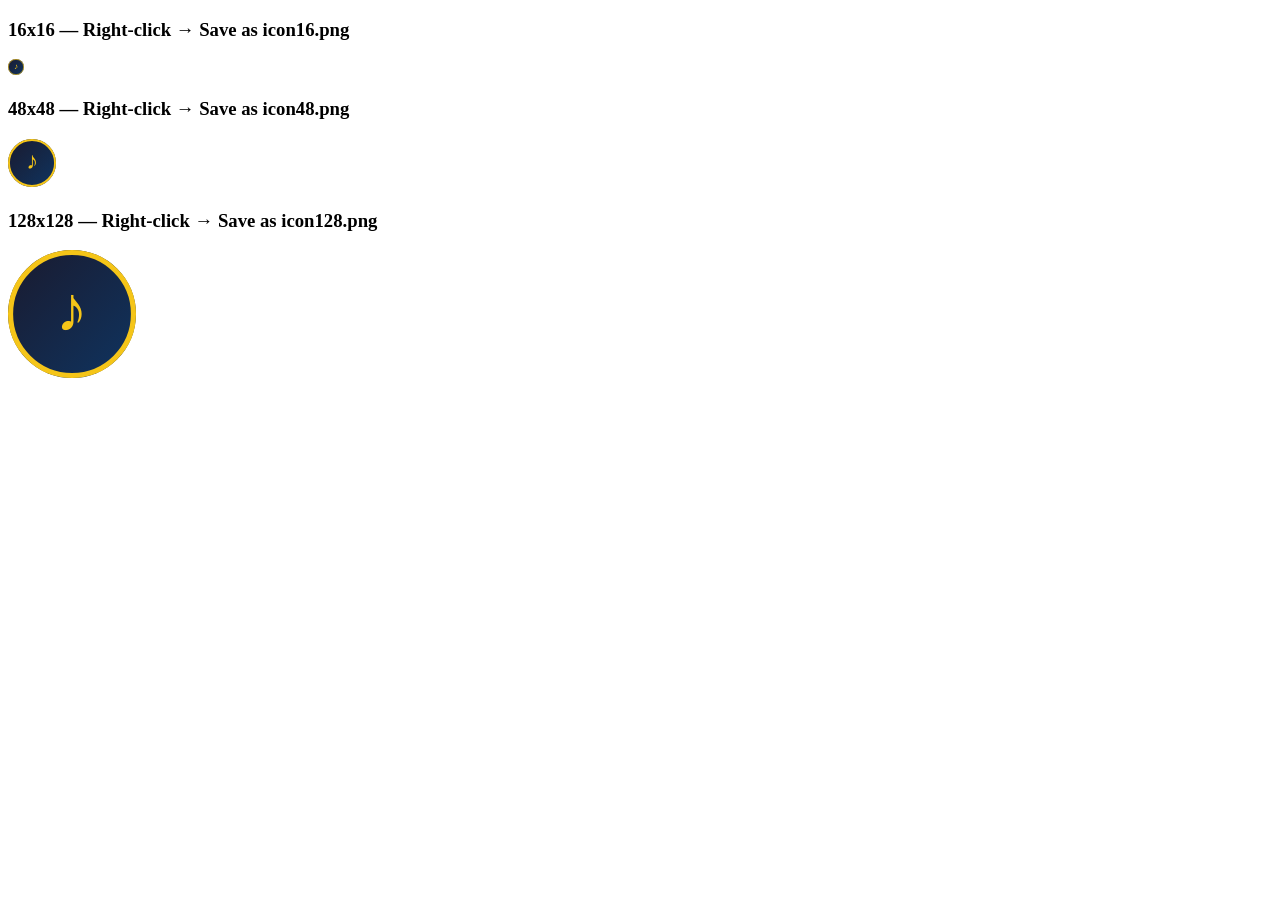
<file: tools/generate-icons.html>
<!DOCTYPE html>
<html>
<body>
<script>
// Generate placeholder PNG icons for chordFriends
// Open this file in a browser, right-click each canvas, and "Save image as..."

function generateIcon(size) {
  const canvas = document.createElement('canvas');
  canvas.width = size;
  canvas.height = size;
  const ctx = canvas.getContext('2d');

  // Background circle
  const gradient = ctx.createLinearGradient(0, 0, size, size);
  gradient.addColorStop(0, '#1a1a2e');
  gradient.addColorStop(1, '#0f3460');
  ctx.fillStyle = gradient;
  ctx.beginPath();
  ctx.arc(size/2, size/2, size/2, 0, Math.PI * 2);
  ctx.fill();

  // Music note symbol
  ctx.fillStyle = '#f5c518';
  ctx.font = `bold ${size * 0.5}px serif`;
  ctx.textAlign = 'center';
  ctx.textBaseline = 'middle';
  ctx.fillText('♪', size/2, size/2);

  // Border
  ctx.strokeStyle = '#f5c518';
  ctx.lineWidth = size * 0.04;
  ctx.beginPath();
  ctx.arc(size/2, size/2, size/2 - size*0.02, 0, Math.PI * 2);
  ctx.stroke();

  document.body.appendChild(document.createElement('h3')).textContent = `${size}x${size} — Right-click → Save as icon${size}.png`;
  document.body.appendChild(canvas);

  // Auto-download
  const link = document.createElement('a');
  link.download = `icon${size}.png`;
  link.href = canvas.toDataURL('image/png');
  link.click();
}

[16, 48, 128].forEach(generateIcon);
</script>
</body>
</html>
</file>
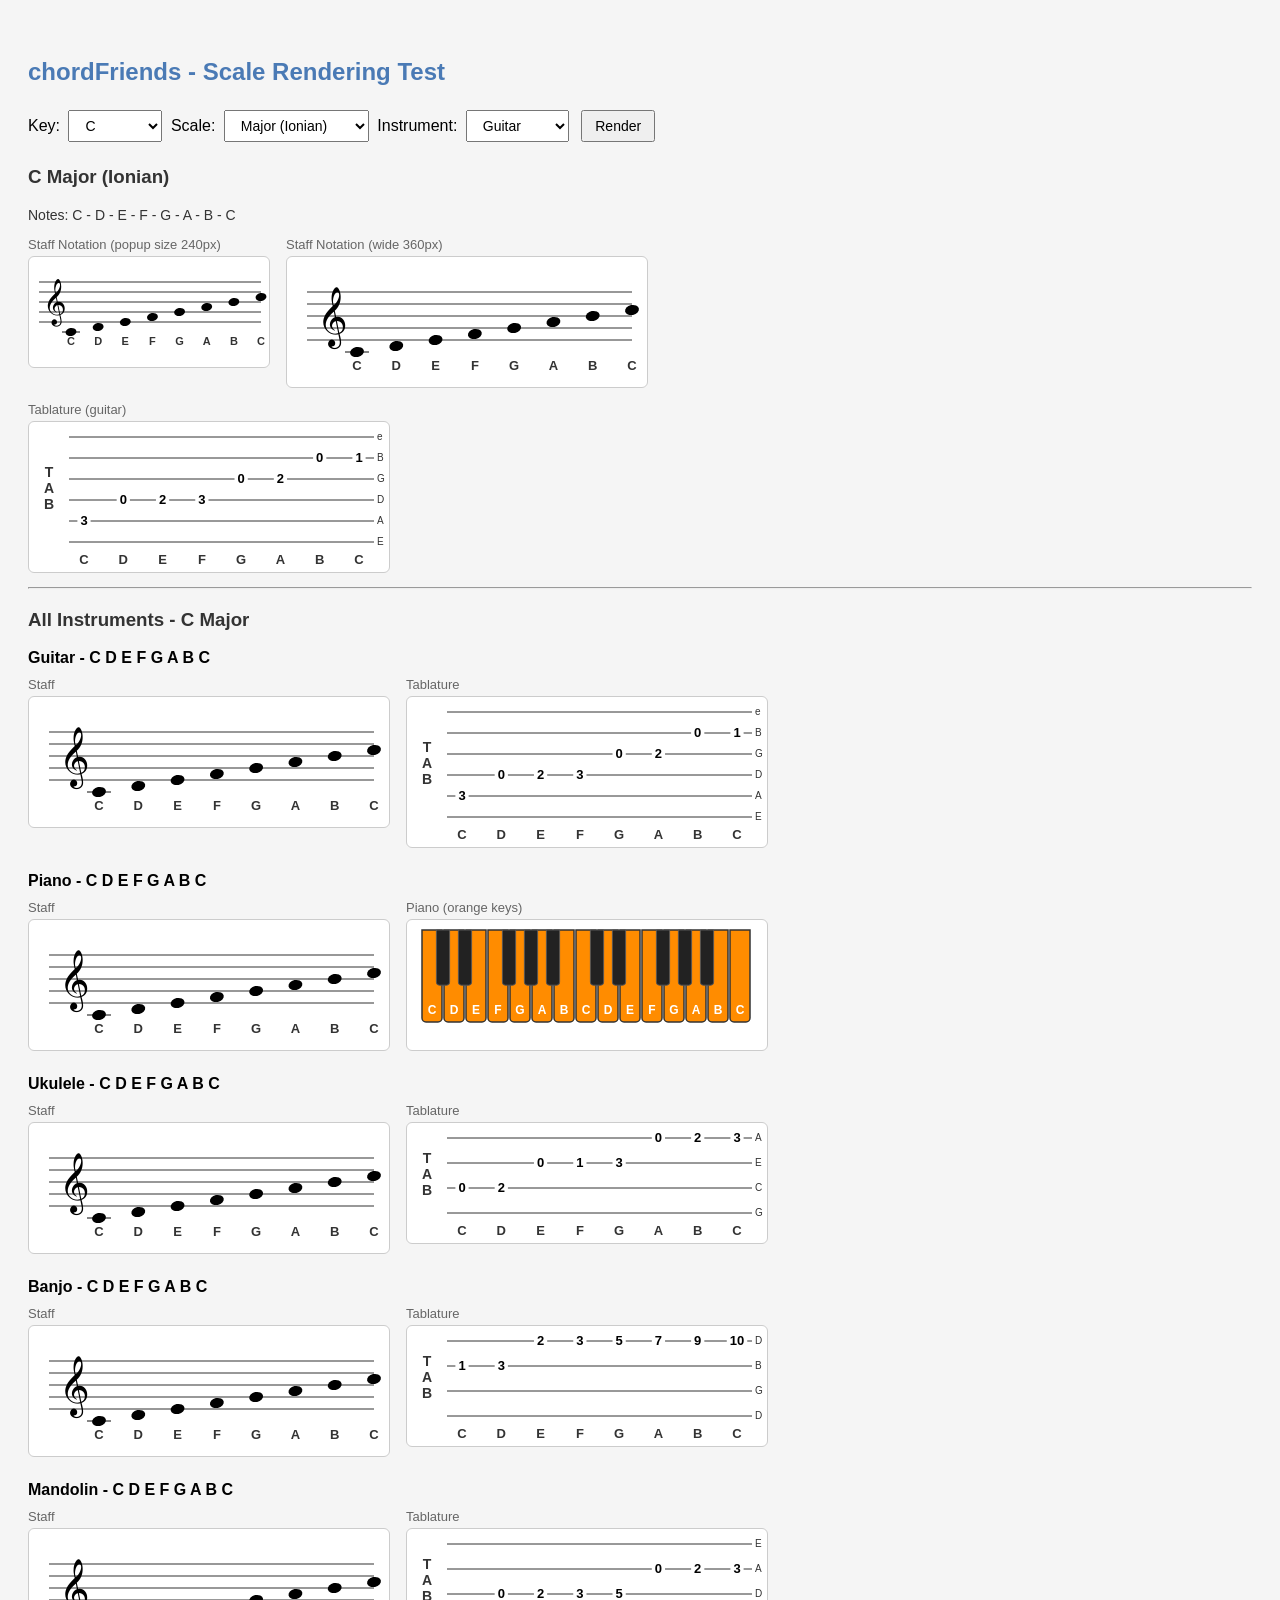
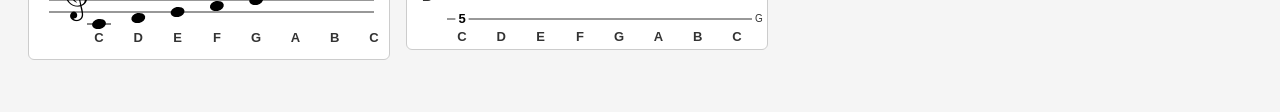
<file: tools/test_scales.html>
<!DOCTYPE html>
<html>
<head>
  <title>Scale Rendering Test</title>
  <style>
    body { font-family: sans-serif; background: #f5f5f5; padding: 20px; }
    h2 { color: #4a7ab5; margin-top: 30px; }
    h3 { color: #333; margin-top: 20px; }
    .scale-row { display: flex; gap: 16px; align-items: flex-start; margin: 10px 0; }
    canvas { border: 1px solid #ccc; background: #fff; border-radius: 6px; }
    .label { font-size: 13px; color: #666; margin-bottom: 4px; }
    select, button { font-size: 14px; padding: 6px 12px; margin: 4px; }
  </style>
</head>
<body>
  <h2>chordFriends - Scale Rendering Test</h2>

  <div>
    <label>Key: <select id="keySelect"></select></label>
    <label>Scale: <select id="scaleSelect"></select></label>
    <label>Instrument: <select id="instrumentSelect">
      <option value="guitar">Guitar</option>
      <option value="piano">Piano</option>
      <option value="ukulele">Ukulele</option>
      <option value="banjo">Banjo</option>
      <option value="mandolin">Mandolin</option>
    </select></label>
    <button onclick="renderAll()">Render</button>
  </div>

  <h3 id="scaleTitle"></h3>
  <p id="scaleNotes" style="font-size: 14px; color: #333;"></p>

  <div class="scale-row">
    <div>
      <div class="label">Staff Notation (popup size 240px)</div>
      <canvas id="staffCanvasSmall" width="240" height="110"></canvas>
    </div>
    <div>
      <div class="label">Staff Notation (wide 360px)</div>
      <canvas id="staffCanvas" width="360" height="130"></canvas>
    </div>
  </div>
  <div class="scale-row">
    <div>
      <div class="label" id="tabLabel">Tablature</div>
      <canvas id="tabCanvas" width="360" height="140"></canvas>
    </div>
  </div>

  <hr>
  <h3>All Instruments - C Major</h3>
  <div id="allInstruments"></div>

  <script src="../extension/scales.js"></script>
  <script src="../extension/chordRenderer.js"></script>
  <script>
    // Populate dropdowns
    const keySelect = document.getElementById('keySelect');
    const scaleSelect = document.getElementById('scaleSelect');

    ROOT_NOTES.forEach(r => {
      const opt = document.createElement('option');
      opt.value = r.name;
      opt.textContent = r.name + (r.altName ? ' / ' + r.altName : '');
      keySelect.appendChild(opt);
    });

    SCALE_TYPES.forEach(s => {
      const opt = document.createElement('option');
      opt.value = s.id;
      opt.textContent = s.name;
      scaleSelect.appendChild(opt);
    });

    function renderAll() {
      const key = keySelect.value;
      const scaleType = scaleSelect.value;
      const instrument = document.getElementById('instrumentSelect').value;

      const info = getScaleInfo(scaleType, key, instrument);
      if (!info) return;

      document.getElementById('scaleTitle').textContent = info.name;
      document.getElementById('scaleNotes').textContent = 'Notes: ' + info.noteNames.join(' - ');

      // Staff
      const staffCanvas = document.getElementById('staffCanvas');
      ChordRenderer.drawScaleStaff(staffCanvas, info);

      // Staff (compact / popup size)
      const staffCanvasSmall = document.getElementById('staffCanvasSmall');
      ChordRenderer.drawScaleStaff(staffCanvasSmall, info);

      // Tab or Piano
      const tabCanvas = document.getElementById('tabCanvas');
      const tabLabel = document.getElementById('tabLabel');
      if (instrument === 'piano') {
        tabLabel.textContent = 'Piano Keys (orange = scale notes)';
        tabCanvas.height = 130;
        ChordRenderer.drawScalePiano(tabCanvas, info);
      } else {
        tabLabel.textContent = 'Tablature (' + instrument + ')';
        const numStrings = SCALE_TUNINGS[instrument].midi.length;
        tabCanvas.height = numStrings === 6 ? 150 : 120;
        ChordRenderer.drawScaleTab(tabCanvas, info, instrument);
      }
    }

    // Render all instruments for C Major on load
    function renderAllInstruments() {
      const container = document.getElementById('allInstruments');
      const instruments = ['guitar', 'piano', 'ukulele', 'banjo', 'mandolin'];

      instruments.forEach(inst => {
        const info = getScaleInfo('major', 'C', inst);
        if (!info) return;

        const div = document.createElement('div');
        div.style.marginBottom = '20px';

        const title = document.createElement('div');
        title.style.fontWeight = 'bold';
        title.style.marginBottom = '6px';
        title.textContent = inst.charAt(0).toUpperCase() + inst.slice(1) + ' - ' + info.noteNames.join(' ');
        div.appendChild(title);

        const row = document.createElement('div');
        row.className = 'scale-row';

        // Staff
        const staffC = document.createElement('canvas');
        staffC.width = 360;
        staffC.height = 130;
        ChordRenderer.drawScaleStaff(staffC, info);
        const staffDiv = document.createElement('div');
        staffDiv.innerHTML = '<div class="label">Staff</div>';
        staffDiv.appendChild(staffC);
        row.appendChild(staffDiv);

        // Tab or Piano
        const tabC = document.createElement('canvas');
        tabC.width = 360;
        if (inst === 'piano') {
          tabC.height = 130;
          ChordRenderer.drawScalePiano(tabC, info);
          const tabDiv = document.createElement('div');
          tabDiv.innerHTML = '<div class="label">Piano (orange keys)</div>';
          tabDiv.appendChild(tabC);
          row.appendChild(tabDiv);
        } else {
          const numStrings = SCALE_TUNINGS[inst].midi.length;
          tabC.height = numStrings === 6 ? 150 : 120;
          ChordRenderer.drawScaleTab(tabC, info, inst);
          const tabDiv = document.createElement('div');
          tabDiv.innerHTML = '<div class="label">Tablature</div>';
          tabDiv.appendChild(tabC);
          row.appendChild(tabDiv);
        }

        div.appendChild(row);
        container.appendChild(div);
      });
    }

    // Initial render
    renderAll();
    renderAllInstruments();
  </script>
</body>
</html>
</file>
<file: docs/style.css>
* {
  margin: 0;
  padding: 0;
  box-sizing: border-box;
}

body {
  font-family: 'Segoe UI', system-ui, -apple-system, sans-serif;
  color: #3d2b1f;
  background: #faf5ef;
  line-height: 1.6;
}

/* Hero */
.hero {
  width: 100%;
  background: #faf5ef;
  text-align: center;
}

.hero-img {
  width: 100%;
  height: auto;
  display: block;
}

.hero-text {
  padding: 30px 20px 20px;
  background: linear-gradient(180deg, #ffffff 0%, #ffffff 100%);
}

.hero-text p {
  font-size: 36px;
  color: #5c3d2e;
  font-weight: 700;
  margin-bottom: 20px;
  letter-spacing: 0.3px;
}

.hero-btn {
  display: inline-block;
  padding: 14px 40px;
  background: #8b5e3c;
  color: #ffffff;
  font-size: 16px;
  font-weight: 700;
  border-radius: 30px;
  text-decoration: none;
  transition: all 0.2s ease;
  box-shadow: 0 4px 14px rgba(139, 94, 60, 0.3);
}

.hero-btn:hover {
  background: #6d472e;
  transform: translateY(-2px);
  box-shadow: 0 6px 20px rgba(139, 94, 60, 0.4);
}

/* Intro */
.intro {
  text-align: center;
  padding: 12px 28px 56px;
  background: #faf5ef;
  max-width: 750px;
  margin: 0 auto;
}

.intro h2 {
  font-size: 28px;
  font-weight: 700;
  color: #5c3d2e;
  margin-bottom: 16px;
}

.intro p {
  font-size: 17px;
  color: #5c3d2e;
  line-height: 1.7;
}

/* Features */
.features {
  max-width: 700px;
  margin: 0 auto;
  padding: 0 28px 56px;
  display: flex;
  flex-direction: column;
  gap: 16px;
}

/* Daily Chord Box */
.daily-chord-box {
  background: #faf5ef;
  border-radius: 14px;
  padding: 20px 28px;
  border: 1px solid #d4c4b0;
  text-align: center;
  transition: box-shadow 0.2s ease;
}

#diagramStaffBox {
  cursor: pointer;
  touch-action: manipulation;
  user-select: none;
  -webkit-user-select: none;
  -webkit-tap-highlight-color: transparent;
}

.daily-chord-box:hover {
  box-shadow: 0 4px 16px rgba(0, 0, 0, 0.08);
}

.daily-chord-box h3 {
  font-size: 20px;
  font-weight: 700;
  color: #5c3d2e;
  margin-bottom: 6px;
}

.daily-chord-box p {
  font-size: 14px;
  color: #5c3d2e;
  line-height: 1.5;
}

/* Instrument Row */
.instrument-row {
  display: grid;
  grid-template-columns: repeat(5, 1fr);
  gap: 12px;
}

.instrument-box {
  background: #faf5ef;
  border-radius: 12px;
  padding: 12px 10px;
  border: 1px solid #d4c4b0;
  text-align: center;
  transition: all 0.2s ease;
  display: flex;
  flex-direction: column;
  align-items: center;
  justify-content: flex-end;
  cursor: pointer;
  touch-action: manipulation;
  user-select: none;
  -webkit-user-select: none;
  -webkit-tap-highlight-color: transparent;
}

.instrument-box:hover,
.instrument-box.active,
.instrument-box:focus-visible {
  box-shadow: 0 4px 14px rgba(0, 0, 0, 0.1);
  transform: translateY(-2px);
  border-color: #8b5e3c;
}

.inst-emoji {
  font-size: 64px;
  display: block;
  flex-grow: 1;
  display: flex;
  align-items: center;
}

.inst-emoji-lg {
  font-size: 80px;
}

.inst-img {
  width: 96px;
  height: 96px;
  object-fit: contain;
  display: block;
  flex-grow: 1;
}

.instrument-box h4 {
  font-size: 14px;
  font-weight: 700;
  color: #5c3d2e;
  margin-top: 8px;
  flex-shrink: 0;
}

.inst-canvas {
  display: none;
  flex-grow: 1;
}

/* Premium */
.premium {
  padding: 40px 28px 56px;
  background: #5c3d2e;
  color: #ffffff;
  text-align: center;
}

.premium h2 {
  font-size: 34px;
  font-weight: 700;
  color: #ffffff;
  margin-bottom: 8px;
}

.premium-sub {
  font-size: 16px;
  color: #e8d5c4;
  margin-bottom: 32px;
}

.premium-grid {
  display: grid;
  grid-template-columns: repeat(5, 1fr);
  gap: 20px;
  max-width: 1000px;
  margin: 0 auto;
}

.prem-card {
  background: #faf5ef;
  border: 1px solid #d4c4b0;
  border-radius: 14px;
  padding: 24px 20px;
  transition: all 0.2s ease;
}

.prem-card:hover {
  background: #f0e8df;
  transform: translateY(-3px);
}

.prem-icon {
  font-size: 36px;
  display: block;
  margin-bottom: 12px;
}

.prem-card h3 {
  font-size: 16px;
  font-weight: 700;
  color: #5c3d2e;
  margin-bottom: 6px;
}

.prem-card p {
  font-size: 13px;
  color: #6b5548;
  line-height: 1.5;
}

/* Comparison */
.comparison {
  padding: 32px 24px 28px;
  background: #faf5ef;
  text-align: center;
}

.comparison h2 {
  font-size: 34px;
  font-weight: 700;
  color: #5c3d2e;
  margin-bottom: 24px;
}

.compare-row {
  display: grid;
  grid-template-columns: 1fr 1fr;
  gap: 20px;
  max-width: 750px;
  margin: 0 auto;
}

.compare-box {
  border-radius: 14px;
  padding: 28px 24px;
  text-align: left;
}

.compare-free {
  background: #faf5ef;
  border: 2px solid #8b6f5e;
}

.compare-premium {
  background: #5c3d2e;
  border: 1px solid #4a3228;
}

.compare-box h3 {
  font-size: 20px;
  font-weight: 700;
  margin-bottom: 16px;
  text-align: center;
}

.compare-free h3 {
  color: #5c3d2e;
}

.compare-premium h3 {
  color: #ffffff;
}

.compare-box ul {
  list-style: none;
  padding: 0;
}

.compare-box ul li {
  font-size: 14px;
  padding: 6px 0;
  line-height: 1.5;
}

.compare-free ul li {
  color: #3d2b1f;
}

.compare-premium ul li {
  color: #ffffff;
}

/* CTA */
.cta {
  text-align: center;
  padding: 24px 24px 56px;
  background: #faf5ef;
}

.cta h2 {
  font-size: 26px;
  font-weight: 700;
  color: #5c3d2e;
  margin-bottom: 12px;
}

.cta p {
  font-size: 16px;
  color: #5c3d2e;
  margin-bottom: 24px;
}

.cta-btn {
  display: inline-block;
  padding: 14px 40px;
  background: #8b5e3c;
  color: #ffffff;
  font-size: 16px;
  font-weight: 700;
  border-radius: 30px;
  text-decoration: none;
  transition: all 0.2s ease;
  box-shadow: 0 4px 14px rgba(139, 94, 60, 0.3);
}

.cta-btn:hover {
  background: #6d472e;
  transform: translateY(-2px);
  box-shadow: 0 6px 20px rgba(139, 94, 60, 0.4);
}

/* Chord Preview */
.chord-preview {
  background: #faf5ef;
  border: 2px solid #8b6f5e;
  border-radius: 14px;
  padding: 16px;
  margin-top: 16px;
  text-align: center;
  box-shadow: 0 4px 20px rgba(0, 0, 0, 0.1);
}

.preview-header {
  font-size: 18px;
  font-weight: 700;
  color: #5c3d2e;
  margin-bottom: 12px;
}

.preview-canvases {
  display: flex;
  justify-content: center;
  gap: 16px;
  flex-wrap: wrap;
}

.preview-canvases canvas {
  background: #ffffff;
}

/* Footer */
footer {
  text-align: center;
  padding: 20px;
  background: #2c1e14;
  color: #9b8a7a;
  font-size: 12px;
}

/* Responsive */
@media (max-width: 600px) {
  .hero-text {
    padding: 22px 16px 18px;
  }

  .hero-text p {
    font-size: 17px;
  }

  .hero-btn,
  .cta-btn {
    width: 100%;
    max-width: 320px;
    padding: 14px 20px;
  }

  .intro h2, .premium h2, .comparison h2, .cta h2 {
    font-size: 22px;
  }

  .features {
    padding: 0 16px 40px;
  }

  .daily-chord-box {
    padding: 18px 16px;
  }

  .instrument-row {
    grid-template-columns: repeat(6, minmax(0, 1fr));
    gap: 10px;
  }

  .instrument-box {
    min-height: 120px;
    padding: 10px 6px;
  }

  .instrument-box:nth-child(1) { grid-column: 1 / span 2; }
  .instrument-box:nth-child(2) { grid-column: 3 / span 2; }
  .instrument-box:nth-child(3) { grid-column: 5 / span 2; }
  .instrument-box:nth-child(4) { grid-column: 2 / span 2; }
  .instrument-box:nth-child(5) { grid-column: 4 / span 2; }

  .inst-emoji {
    font-size: 46px;
    justify-content: center;
  }

  .inst-emoji-lg {
    font-size: 58px;
  }

  .inst-img {
    width: 70px;
    height: 70px;
  }

  .instrument-box h4 {
    font-size: 13px;
  }

  .chord-preview {
    padding: 12px;
    overflow-x: auto;
  }

  .preview-header {
    font-size: 16px;
  }

  .preview-canvases {
    gap: 10px;
  }

  .preview-canvases canvas {
    max-width: 100%;
    height: auto;
  }

  .premium-grid,
  .compare-row {
    grid-template-columns: 1fr;
  }
}
</file>
<file: website/style.css>
* {
  margin: 0;
  padding: 0;
  box-sizing: border-box;
}

body {
  font-family: 'Segoe UI', system-ui, -apple-system, sans-serif;
  color: #3d2b1f;
  background: #faf5ef;
  line-height: 1.6;
}

/* Hero */
.hero {
  width: 100%;
  background: #faf5ef;
  text-align: center;
}

.hero-img {
  width: 100%;
  height: auto;
  display: block;
}

.hero-text {
  padding: 30px 20px 20px;
  background: linear-gradient(180deg, #ffffff 0%, #ffffff 100%);
}

.hero-text p {
  font-size: 36px;
  color: #5c3d2e;
  font-weight: 700;
  margin-bottom: 20px;
  letter-spacing: 0.3px;
}

.hero-btn {
  display: inline-block;
  padding: 14px 40px;
  background: #8b5e3c;
  color: #ffffff;
  font-size: 16px;
  font-weight: 700;
  border-radius: 30px;
  text-decoration: none;
  transition: all 0.2s ease;
  box-shadow: 0 4px 14px rgba(139, 94, 60, 0.3);
}

.hero-btn:hover {
  background: #6d472e;
  transform: translateY(-2px);
  box-shadow: 0 6px 20px rgba(139, 94, 60, 0.4);
}

/* Intro */
.intro {
  text-align: center;
  padding: 12px 28px 56px;
  background: #faf5ef;
  max-width: 750px;
  margin: 0 auto;
}

.intro h2 {
  font-size: 28px;
  font-weight: 700;
  color: #5c3d2e;
  margin-bottom: 16px;
}

.intro p {
  font-size: 17px;
  color: #5c3d2e;
  line-height: 1.7;
}

/* Features */
.features {
  max-width: 700px;
  margin: 0 auto;
  padding: 0 28px 56px;
  display: flex;
  flex-direction: column;
  gap: 16px;
}

/* Daily Chord Box */
.daily-chord-box {
  background: #faf5ef;
  border-radius: 14px;
  padding: 20px 28px;
  border: 1px solid #d4c4b0;
  text-align: center;
  transition: box-shadow 0.2s ease;
}

#diagramStaffBox {
  cursor: pointer;
  touch-action: manipulation;
  user-select: none;
  -webkit-user-select: none;
  -webkit-tap-highlight-color: transparent;
}

.daily-chord-box:hover {
  box-shadow: 0 4px 16px rgba(0, 0, 0, 0.08);
}

.daily-chord-box h3 {
  font-size: 20px;
  font-weight: 700;
  color: #5c3d2e;
  margin-bottom: 6px;
}

.daily-chord-box p {
  font-size: 14px;
  color: #5c3d2e;
  line-height: 1.5;
}

/* Instrument Row */
.instrument-row {
  display: grid;
  grid-template-columns: repeat(5, 1fr);
  gap: 12px;
}

.instrument-box {
  background: #faf5ef;
  border-radius: 12px;
  padding: 12px 10px;
  border: 1px solid #d4c4b0;
  text-align: center;
  transition: all 0.2s ease;
  display: flex;
  flex-direction: column;
  align-items: center;
  justify-content: flex-end;
  cursor: pointer;
  touch-action: manipulation;
  user-select: none;
  -webkit-user-select: none;
  -webkit-tap-highlight-color: transparent;
}

.instrument-box:hover,
.instrument-box.active,
.instrument-box:focus-visible {
  box-shadow: 0 4px 14px rgba(0, 0, 0, 0.1);
  transform: translateY(-2px);
  border-color: #8b5e3c;
}

.inst-emoji {
  font-size: 64px;
  display: block;
  flex-grow: 1;
  display: flex;
  align-items: center;
}

.inst-emoji-lg {
  font-size: 80px;
}

.inst-img {
  width: 96px;
  height: 96px;
  object-fit: contain;
  display: block;
  flex-grow: 1;
}

.instrument-box h4 {
  font-size: 14px;
  font-weight: 700;
  color: #5c3d2e;
  margin-top: 8px;
  flex-shrink: 0;
}

.inst-canvas {
  display: none;
  flex-grow: 1;
}

/* Premium */
.premium {
  padding: 40px 28px 56px;
  background: #5c3d2e;
  color: #ffffff;
  text-align: center;
}

.premium h2 {
  font-size: 34px;
  font-weight: 700;
  color: #ffffff;
  margin-bottom: 8px;
}

.premium-sub {
  font-size: 16px;
  color: #e8d5c4;
  margin-bottom: 32px;
}

.premium-grid {
  display: grid;
  grid-template-columns: repeat(5, 1fr);
  gap: 20px;
  max-width: 1000px;
  margin: 0 auto;
}

.prem-card {
  background: #faf5ef;
  border: 1px solid #d4c4b0;
  border-radius: 14px;
  padding: 24px 20px;
  transition: all 0.2s ease;
}

.prem-card:hover {
  background: #f0e8df;
  transform: translateY(-3px);
}

.prem-icon {
  font-size: 36px;
  display: block;
  margin-bottom: 12px;
}

.prem-card h3 {
  font-size: 16px;
  font-weight: 700;
  color: #5c3d2e;
  margin-bottom: 6px;
}

.prem-card p {
  font-size: 13px;
  color: #6b5548;
  line-height: 1.5;
}

/* Comparison */
.comparison {
  padding: 32px 24px 28px;
  background: #faf5ef;
  text-align: center;
}

.comparison h2 {
  font-size: 34px;
  font-weight: 700;
  color: #5c3d2e;
  margin-bottom: 24px;
}

.compare-row {
  display: grid;
  grid-template-columns: 1fr 1fr;
  gap: 20px;
  max-width: 750px;
  margin: 0 auto;
}

.compare-box {
  border-radius: 14px;
  padding: 28px 24px;
  text-align: left;
}

.compare-free {
  background: #faf5ef;
  border: 2px solid #8b6f5e;
}

.compare-premium {
  background: #5c3d2e;
  border: 1px solid #4a3228;
}

.compare-box h3 {
  font-size: 20px;
  font-weight: 700;
  margin-bottom: 16px;
  text-align: center;
}

.compare-free h3 {
  color: #5c3d2e;
}

.compare-premium h3 {
  color: #ffffff;
}

.compare-box ul {
  list-style: none;
  padding: 0;
}

.compare-box ul li {
  font-size: 14px;
  padding: 6px 0;
  line-height: 1.5;
}

.compare-free ul li {
  color: #3d2b1f;
}

.compare-premium ul li {
  color: #ffffff;
}

/* CTA */
.cta {
  text-align: center;
  padding: 24px 24px 56px;
  background: #faf5ef;
}

.cta h2 {
  font-size: 26px;
  font-weight: 700;
  color: #5c3d2e;
  margin-bottom: 12px;
}

.cta p {
  font-size: 16px;
  color: #5c3d2e;
  margin-bottom: 24px;
}

.cta-btn {
  display: inline-block;
  padding: 14px 40px;
  background: #8b5e3c;
  color: #ffffff;
  font-size: 16px;
  font-weight: 700;
  border-radius: 30px;
  text-decoration: none;
  transition: all 0.2s ease;
  box-shadow: 0 4px 14px rgba(139, 94, 60, 0.3);
}

.cta-btn:hover {
  background: #6d472e;
  transform: translateY(-2px);
  box-shadow: 0 6px 20px rgba(139, 94, 60, 0.4);
}

/* Chord Preview */
.chord-preview {
  background: #faf5ef;
  border: 2px solid #8b6f5e;
  border-radius: 14px;
  padding: 16px;
  margin-top: 16px;
  text-align: center;
  box-shadow: 0 4px 20px rgba(0, 0, 0, 0.1);
}

.preview-header {
  font-size: 18px;
  font-weight: 700;
  color: #5c3d2e;
  margin-bottom: 12px;
}

.preview-canvases {
  display: flex;
  justify-content: center;
  gap: 16px;
  flex-wrap: wrap;
}

.preview-canvases canvas {
  background: #ffffff;
}

/* Footer */
footer {
  text-align: center;
  padding: 20px;
  background: #2c1e14;
  color: #9b8a7a;
  font-size: 12px;
}

/* Responsive */
@media (max-width: 600px) {
  .hero-text {
    padding: 22px 16px 18px;
  }

  .hero-text p {
    font-size: 17px;
  }

  .hero-btn,
  .cta-btn {
    width: 100%;
    max-width: 320px;
    padding: 14px 20px;
  }

  .intro h2, .premium h2, .comparison h2, .cta h2 {
    font-size: 22px;
  }

  .features {
    padding: 0 16px 40px;
  }

  .daily-chord-box {
    padding: 18px 16px;
  }

  .instrument-row {
    grid-template-columns: repeat(6, minmax(0, 1fr));
    gap: 10px;
  }

  .instrument-box {
    min-height: 120px;
    padding: 10px 6px;
  }

  .instrument-box:nth-child(1) { grid-column: 1 / span 2; }
  .instrument-box:nth-child(2) { grid-column: 3 / span 2; }
  .instrument-box:nth-child(3) { grid-column: 5 / span 2; }
  .instrument-box:nth-child(4) { grid-column: 2 / span 2; }
  .instrument-box:nth-child(5) { grid-column: 4 / span 2; }

  .inst-emoji {
    font-size: 46px;
    justify-content: center;
  }

  .inst-emoji-lg {
    font-size: 58px;
  }

  .inst-img {
    width: 70px;
    height: 70px;
  }

  .instrument-box h4 {
    font-size: 13px;
  }

  .chord-preview {
    padding: 12px;
    overflow-x: auto;
  }

  .preview-header {
    font-size: 16px;
  }

  .preview-canvases {
    gap: 10px;
  }

  .preview-canvases canvas {
    max-width: 100%;
    height: auto;
  }

  .premium-grid,
  .compare-row {
    grid-template-columns: 1fr;
  }
}
</file>
<file: extension/popup.css>
/* Disabled Premium (Free) */
.disabled-premium,
.disabled-premium:disabled {
  opacity: 0.45 !important;
  background: #f5f5f5 !important;
  color: #888888 !important;
  border-color: #e0e0e0 !important;
  cursor: not-allowed !important;
  pointer-events: none !important;
}
* {
  margin: 0;
  padding: 0;
  box-sizing: border-box;
}

body {
  width: 340px;
  min-height: 200px;
  font-family: 'Segoe UI', system-ui, -apple-system, sans-serif;
  background: #e8e8e8;
  color: #1a1a1a;
}

.container {
  padding: 12px;
  display: flex;
  flex-direction: column;
  align-items: center;
}

header {
  text-align: center;
  margin-bottom: 8px;
}

header h1 {
  font-size: 22px;
  font-weight: 700;
  color: #1550a8;
  letter-spacing: 0.5px;
}

.subtitle {
  font-size: 12px;
  color: #606060;
  text-transform: uppercase;
  letter-spacing: 2px;
  margin-top: 2px;
}

/* Instrument Tabs */
.instrument-tabs {
  display: flex;
  flex-wrap: wrap;
  gap: 4px;
  background: rgba(0, 0, 0, 0.06);
  border-radius: 10px;
  padding: 4px;
  margin-bottom: 0;
  width: 100%;
}

.tab {
  flex: 1 1 30%;
  padding: 7px 2px;
  border: 1px solid #d0d0d0;
  background: #ffffff;
  color: #606060;
  font-size: 13px;
  font-weight: 600;
  border-radius: 8px;
  cursor: pointer;
  transition: all 0.2s ease;
  white-space: nowrap;
}

.tab:hover {
  color: #1a1a1a;
  background: rgba(0, 0, 0, 0.05);
}

.tab.active {
  background: rgba(21, 80, 168, 0.15);
  color: #1550a8;
  box-shadow: 0 2px 8px rgba(21, 80, 168, 0.1);
}

/* Blue Divider */
.blue-divider {
  width: 85%;
  border: none;
  border-top: 1px solid #1550a8;
  margin: 6px 0;
}

/* Lookup Bar (All Chords / Chord Chart) */
.lookup-bar {
  display: flex;
  gap: 6px;
  width: 100%;
  margin-bottom: 6px;
  align-items: center;
}

.lookup-wrapper {
  flex: 1;
  position: relative;
}

.lookup-btn {
  width: 100%;
  padding: 6px 4px;
  border: 1px solid #c0c0c0;
  background: #d8d8d8;
  color: #1a1a1a;
  font-size: 11px;
  font-weight: 600;
  border-radius: 6px;
  cursor: pointer;
  transition: all 0.2s ease;
}

.lookup-btn:hover {
  border-color: #1550a8;
  color: #1550a8;
}

.chord-dropdown {
  position: absolute;
  top: 100%;
  left: 0;
  width: 100%;
  max-height: 250px;
  overflow-y: auto;
  background: #ffffff;
  border: 1px solid #c0c0c0;
  border-radius: 8px;
  margin-top: 4px;
  z-index: 100;
  font-size: 13px;
  padding: 4px 0;
  box-shadow: 0 4px 12px rgba(0, 0, 0, 0.15);
}

.chord-dropdown option {
  padding: 6px 12px;
}

/* View Toggle (Diagram / Staff) */
.view-toggle {
  display: flex;
  gap: 4px;
  background: rgba(0, 0, 0, 0.05);
  border-radius: 8px;
  padding: 3px;
  margin-bottom: 0;
  width: 100%;
}

/* Difficulty Bar */
.difficulty-bar {
  display: flex;
  gap: 4px;
  background: rgba(0, 0, 0, 0.06);
  border-radius: 8px;
  padding: 3px;
  margin-bottom: 8px;
  width: 100%;
}

.dropdown-wrap {
  flex: 1;
  position: relative;
}

.difficulty-bar > .diff-btn {
  flex: 1;
}

.diff-btn {
  width: 100%;
  padding: 6px 4px;
  border: 1px solid #d0d0d0;
  background: #ffffff;
  color: #606060;
  font-size: 11px;
  font-weight: 600;
  border-radius: 6px;
  cursor: pointer;
  transition: all 0.2s ease;
}

.diff-btn:hover {
  color: #1a1a1a;
}

.diff-btn.active {
  background: rgba(21, 80, 168, 0.15);
  color: #1550a8;
}

.dropdown-menu {
  display: none;
  position: absolute;
  top: 100%;
  left: 0;
  right: 0;
  background: #ffffff;
  border: 1px solid #d0d0d0;
  border-radius: 6px;
  box-shadow: 0 4px 12px rgba(0,0,0,0.15);
  z-index: 100;
  padding: 3px;
  margin-top: 2px;
}

.dropdown-wrap:hover .dropdown-menu {
  display: block;
}

.dropdown-item {
  display: block;
  width: 100%;
  padding: 6px 8px;
  border: none;
  background: none;
  color: #1a1a1a;
  font-size: 11px;
  font-weight: 600;
  text-align: left;
  border-radius: 4px;
  cursor: pointer;
  transition: background 0.15s;
}

.dropdown-item:hover {
  background: rgba(21, 80, 168, 0.1);
  color: #1550a8;
}

.dropdown-item.active {
  background: rgba(21, 80, 168, 0.15);
  color: #1550a8;
}

.content-label {
  transition: opacity 0.2s ease;
}

.content-active {
  opacity: 1;
}

.content-dim {
  opacity: 0.4;
}

.view-btn {
  flex: 1;
  padding: 6px 4px;
  border: 1px solid #d0d0d0;
  background: #ffffff;
  color: #606060;
  font-size: 11px;
  font-weight: 600;
  border-radius: 6px;
  cursor: pointer;
  transition: all 0.2s ease;
}

.view-btn:hover {
  color: #1a1a1a;
}

.view-btn.active {
  background: rgba(21, 80, 168, 0.15);
  color: #1550a8;
}

/* Chord Display */
.chord-display {
  text-align: center;
  background: #ffffff;
  border: 1px solid #d0d0d0;
  border-radius: 16px;
  padding: 10px;
  width: 100%;
  margin-bottom: 8px;
}

.instrument-panel {
  margin-bottom: 6px;
}

.instrument-panel:last-child {
  margin-bottom: 0;
}

.instrument-panel-label {
  font-size: 11px;
  font-weight: 700;
  color: #1550a8;
  text-transform: uppercase;
  letter-spacing: 0.5px;
  margin-bottom: 2px;
}

.instrument-panel canvas {
  display: block;
  margin: 0 auto;
}

.chord-name {
  font-size: 18px;
  font-weight: 700;
  color: #1a1a1a;
  margin-bottom: 1px;
}

.chord-symbol {
  font-size: 24px;
  font-weight: 800;
  color: #1550a8;
  margin-bottom: 2px;
  font-family: 'Georgia', serif;
}

.chord-symbol.scale-notes {
  font-size: 15px;
  font-weight: 700;
  letter-spacing: -0.3px;
}

/* Info Bar */
.info-bar {
  display: flex;
  align-items: center;
  gap: 8px;
  font-size: 11px;
  color: #707070;
  margin-top: 8px;
  margin-bottom: 8px;
}

/* Premium Buttons */
.premium-bar {
  display: flex;
  gap: 6px;
  width: 100%;
  margin-bottom: 8px;
}

.premium-btn {
  flex: 1;
  padding: 8px 6px;
  border: 1px solid #c0c0c0;
  background: #ffffff;
  color: #1a1a1a;
  font-size: 11px;
  font-weight: 600;
  border-radius: 8px;
  cursor: pointer;
  transition: all 0.2s ease;
  display: flex;
  align-items: center;
  justify-content: center;
  gap: 4px;
}

.premium-btn:disabled {
  cursor: not-allowed;
  opacity: 0.55;
  background: #eeeeee;
}

.premium-btn:hover {
  border-color: #1550a8;
  color: #1550a8;
}

.premium-badge {
  font-size: 9px;
  color: #b8860b;
  font-weight: 700;
}

.separator {
  color: #aaaaaa;
}

/* Footer */
footer {
  text-align: center;
}

.footer-plan-btn {
  font-size: 11px;
  font-weight: 700;
  padding: 5px 16px;
  border-radius: 12px;
  border: 1px solid #b8860b;
  background: #fffbe6;
  color: #b8860b;
  cursor: pointer;
  letter-spacing: 0.5px;
  transition: all 0.2s ease;
}

.footer-plan-btn:hover {
  background: #b8860b;
  color: #ffffff;
}

.footer-plan-btn.is-premium {
  border-color: #1550a8;
  background: #e8efff;
  color: #1550a8;
}

.footer-plan-btn.is-premium:hover {
  background: #1550a8;
  color: #ffffff;
}

/* Chord Chart Overlay */
.chart-overlay {
  position: fixed;
  top: 0;
  left: 0;
  width: 100%;
  height: 100%;
  background: #f0f0f0;
  z-index: 200;
  overflow-y: auto;
  padding: 12px;
}

.chart-header {
  display: flex;
  justify-content: space-between;
  align-items: center;
  margin-bottom: 12px;
  position: sticky;
  top: 0;
  background: #f0f0f0;
  padding: 4px 0 8px;
  z-index: 201;
}

.chart-header h2 {
  font-size: 16px;
  font-weight: 700;
  color: #1550a8;
}

.chart-close {
  width: 28px;
  height: 28px;
  border: 1px solid #c0c0c0;
  background: #ffffff;
  color: #1a1a1a;
  font-size: 14px;
  border-radius: 6px;
  cursor: pointer;
  display: flex;
  align-items: center;
  justify-content: center;
}

.chart-close:hover {
  border-color: #cc4444;
  color: #cc4444;
}

.chart-grid {
  display: grid;
  grid-template-columns: 1fr;
  gap: 10px;
}

.chart-card {
  background: #ffffff;
  border: 1px solid #d0d0d0;
  border-radius: 10px;
  padding: 8px;
  text-align: center;
}

.chart-card-name {
  font-size: 11px;
  font-weight: 700;
  color: #1a1a1a;
  margin-bottom: 2px;
}

.chart-card-symbol {
  font-size: 16px;
  font-weight: 800;
  color: #1550a8;
  margin-bottom: 4px;
  font-family: 'Georgia', serif;
}
</file>
